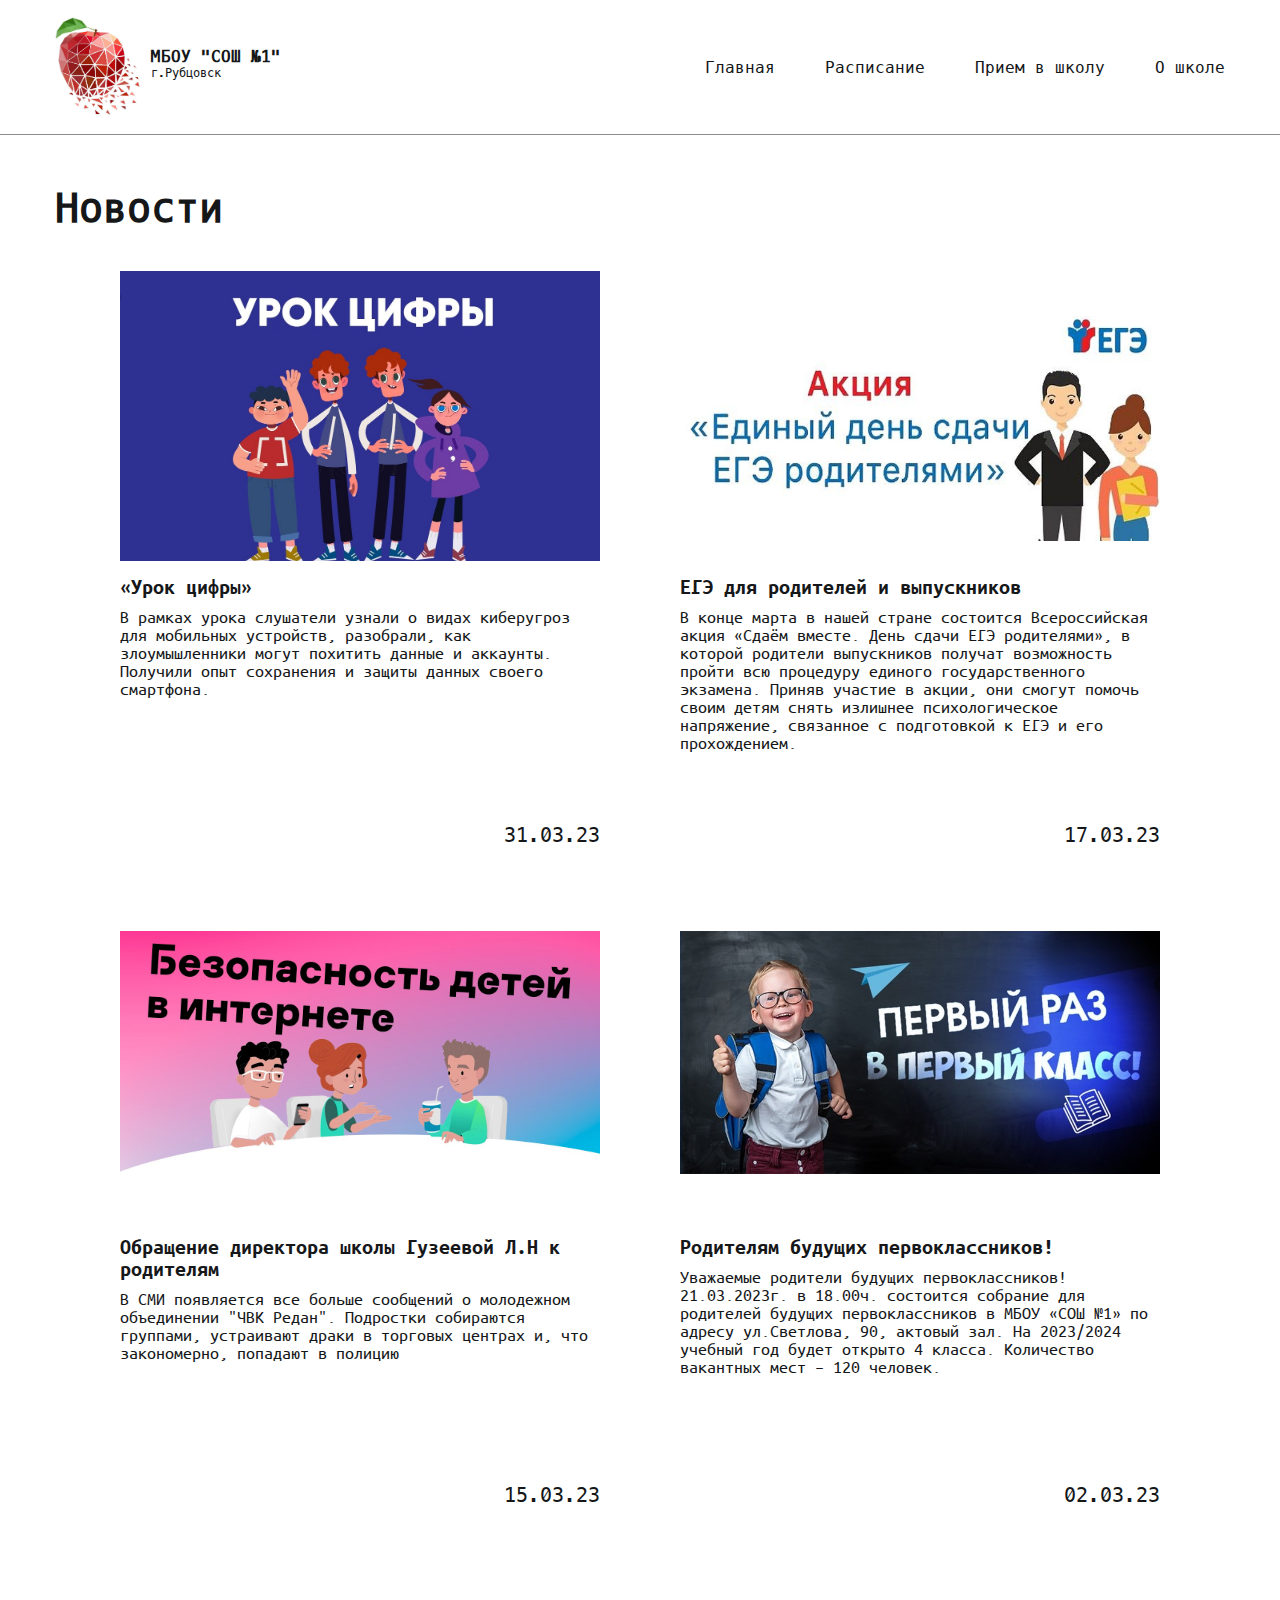
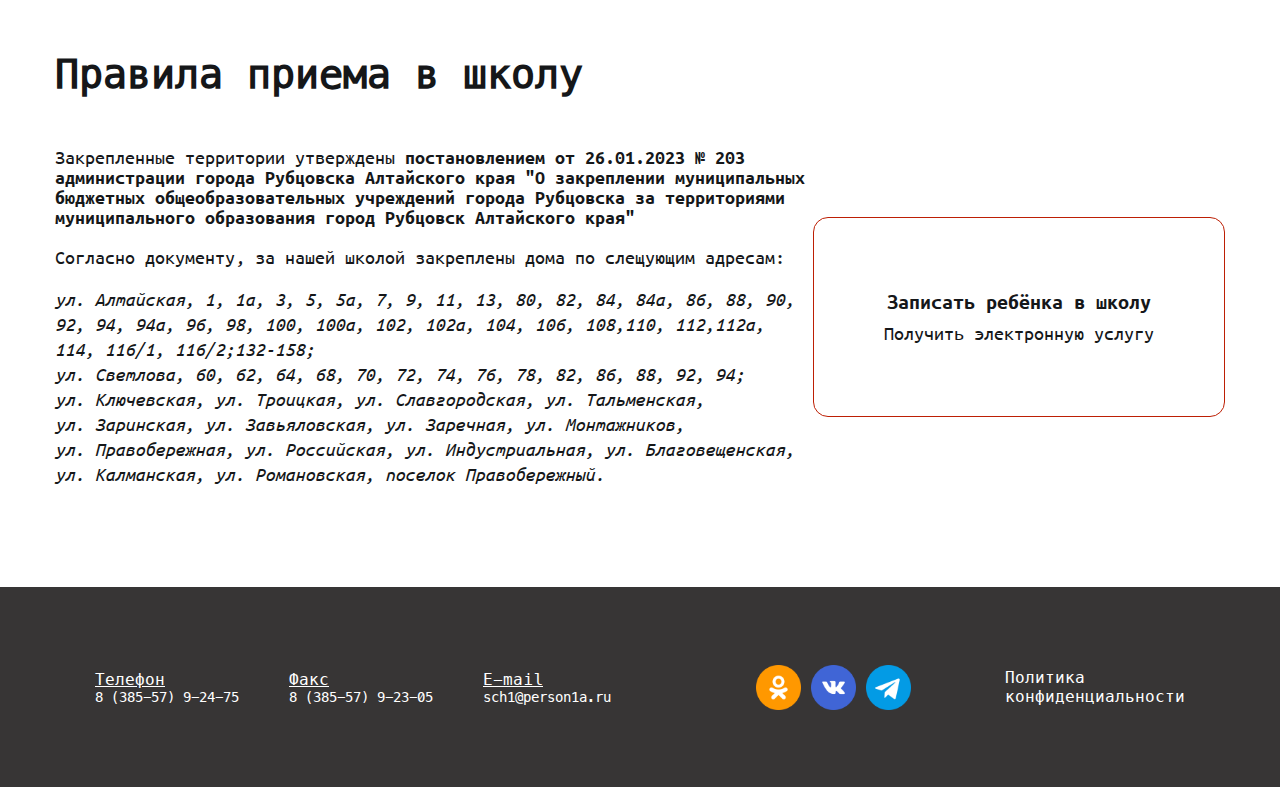
<file: index.html>
<!DOCTYPE html>
<html lang="en">
<head>
  <meta charset="UTF-8">
  <meta http-equiv="X-UA-Compatible" content="IE=edge">
  <meta name="viewport" content="width=device-width">
  <title>Школа №1</title>
  <link rel="stylesheet" href="./css/fonts/UbuntuMono/stylesheet.css">
  <link rel="stylesheet" href="./css/fonts/font/stylesheet.css">
  <link rel="stylesheet" href="./css/style.css">
  <link rel="stylesheet" href="./css/reset.css">
  <link rel="stylesheet" href="./css/index-blocks/header.css">
  <link rel="stylesheet" href="./css/index-blocks/news-section.css">
  <link rel="stylesheet" href="./css/index-blocks/admission.css">
  <link rel="stylesheet" href="./css/index-blocks/footer.css">
</head>
<body>
<header class="header">
    <div class="container">
      <div class="header-row">
        <div class="logo"><a href="index.html"><img id="img-logo" src="./img/logo.jpg" alt="logo"></a>
          <div class="logo-text1"><strong> МБОУ "СОШ №1"</strong> <br> <div class="logo-text2"> г.Рубцовск</div></div>
        </div>
        <nav class="header-nav">
          <ul>
            <li><a href="index.html">Главная</a></li>
            <li><a href="timetable.html">Расписание</a></li>
            <li><a href="#admission">Прием в школу</a></li>
            <li><a href="about-school.html">О школе</a></li>
          </ul>
        </nav>
        <div class="burger-icon hidden">
          <img src="./img/burger.png" alt="burger-menu">
        </div>
      </div>
      <ul class="menu-box hidden">
        <li><a href="index.html">Главная</a></li>
        <li><a href="timetable.html">Расписание</a></li>
        <li><a href="#admission">Прием в школу</a></li>
        <li><a href="about-school.html">О школе</a></li>
      </ul>
    </div>
</header>
<main>
    <section class="news-section">
      <div class="container">
      <div class="news-head">
        <div class="head-text">Новости</div>  
      </div>
        <div class="news-row">
          <a class="news-block" href="./news/news(1).html">
            <div class="block-img-section"><img src="./img/news1.jpg" alt="news-image"></div>
            <div class="block-text-section">
              <h2>«Урок цифры»</h2>
              <p>
                В рамках урока слушатели узнали о видах киберугроз для мобильных устройств, разобрали, как злоумышленники могут похитить данные и аккаунты. Получили опыт сохранения и защиты данных своего смартфона.
              </p>
            </div>
            <div class="block-date-section">
              31.03.23
            </div>
          </a>
          <a class="news-block" href="news/news(2).html">
            <div class="block-img-section"><img src="./img/news2.jpg" alt="news-image"></div>
            <div class="block-text-section">
              <h2>ЕГЭ для родителей и выпускников</h2>
              <p>
              В конце марта в нашей стране состоится Всероссийская акция «Сдаём вместе. День сдачи ЕГЭ родителями», в которой родители выпускников получат возможность пройти всю процедуру единого государственного экзамена. Приняв участие в акции, они смогут помочь своим детям снять излишнее психологическое напряжение, связанное с подготовкой к ЕГЭ и его прохождением.
              </p>
            </div>
            <div class="block-date-section">
              17.03.23
            </div>
          </a>
        </div>
        <div class="news-row">
        <a class="news-block" href="news/news(3).html">
            <div class="block-img-section"><img src="./img/news3.jpg" alt="news-image"></div>
              <div class="block-text-section">
                <h2>Обращение директора школы Гузеевой Л.Н к родителям</h2>
                <p>
                  В СМИ появляется все больше сообщений о молодежном объединении "ЧВК Редан". Подростки собираются группами, устраивают драки в торговых центрах и, что закономерно, попадают в полицию
                </p>
              </div>
              <div class="block-date-section">
                15.03.23
              </div>
        </a>
          <a class="news-block" href="news/news(4).html">
            <div class="block-img-section"><img src="./img/news4.jpg" alt="news-image"></div>
            <div class="block-text-section">
              <h2>Родителям будущих первоклассников!</h2>
              <p>
              Уважаемые родители будущих первоклассников! 21.03.2023г. в 18.00ч. состоится собрание для родителей будущих первоклассников в МБОУ «СОШ №1» по адресу ул.Светлова, 90, актовый зал. На 2023/2024 учебный год будет открыто 4 класса. Количество вакантных мест – 120 человек.
              </p>
            </div>
            <div class="block-date-section">
              02.03.23
            </div>
          </a>
        </div>
      </div>
    </section>
    <section class="admission"> 
      <div class="container">
        <div class="adm-head">
          <a name="admission" class="head-text" >
             Правила приема в школу
          </a>
          </div>
          <div class="adm-block">
            <div class="adm-text">
              <p> Закрепленные территории утверждены <a href="https://shkola1rubczovsk-r22.gosweb.gosuslugi.ru/netcat_files/30/69/WhatsApp_Image_2023_03_06_at_16.13.39.jpeg" target="_blank" class="link"> постановлением от 26.01.2023 № 203 администрации города Рубцовска Алтайского края "О закреплении муниципальных бюджетных общеобразовательных учреждений города Рубцовска за территориями муниципального образования город Рубцовск Алтайского края"</a></p>
 
               <p>Согласно документу, за нашей школой закреплены дома по слещующим адресам: </p>
 
                 <p class="italic">ул. Алтайская,  1, 1а, 3, 5, 5а, 7, 9, 11, 13, 80, 82, 84, 84а, 86, 88, 90, 92, 94, 94а, 96, 98, 100, 100а, 102, 102а, 104, 106, 108,110, 112,112а, 114, 116/1, 116/2;132-158; <br>
                 ул. Светлова, 60, 62, 64, 68, 70, 72, 74, 76, 78, 82, 86, 88, 92, 94; <br>
                 ул. Ключевская, ул. Троицкая, ул. Славгородская, ул. Тальменская, <br>
                 ул. Заринская, ул. Завьяловская, ул. Заречная, ул. Монтажников, <br>
                 ул. Правобережная, ул. Российская, ул. Индустриальная, ул. Благовещенская, <br>
                 ул. Калманская, ул. Романовская, поселок Правобережный. </p>
             </div>
             <a class="adm-btn" target="_blank" href="https://www.gosuslugi.ru/group/school_enrollment">
              <div class="adm-btn-head">
                Записать ребёнка в школу
              </div>
              <div class="adm-btn-text">
                Получить электронную услугу
              </div>
            </a>
          </div>
      </div>
    </section>
</main>
<footer class="footer">
  <div class="container">
    <div class="footer-row">
      <div class="contact-info">
        <div class="office-number"> <p class="title"> Телефон </p>  8 (385-57) 9-24-75 </div>
        <div class="fax"> <p class="title"> Факс </p> 8 (385-57) 9-23-05</div>
        <div class="e-mail"> <p class="title"> E-mail </p>  sch1@person1a.ru</div>
      </div>
      <div class="social-media">
        <div class="odnoklassniki"> <a href="https://ok.ru/group/70000002276339" target="_blank"><img src="./img/odnokl.png" alt="#"></a></div>
        <div class="vkontakte"><a href="https://vk.com/mbousosh_1_rub" target="_blank"><img src="./img/vk.png" alt="#"></a></div>
        <div class="telegram"><a href="https://t.me/+yHm9F556-Zs1YjRi" target="_blank"><img src="./img/tg.png" alt="#"></a></div>
      </div>
      <div class="privacy-policy"><a href="privacy-policy.html">Политика <br> конфиденциальности</a></div>
    </div>
  </div>

</footer>
<script src="./js/header/header.js"></script>
</body>
</html>
</file>
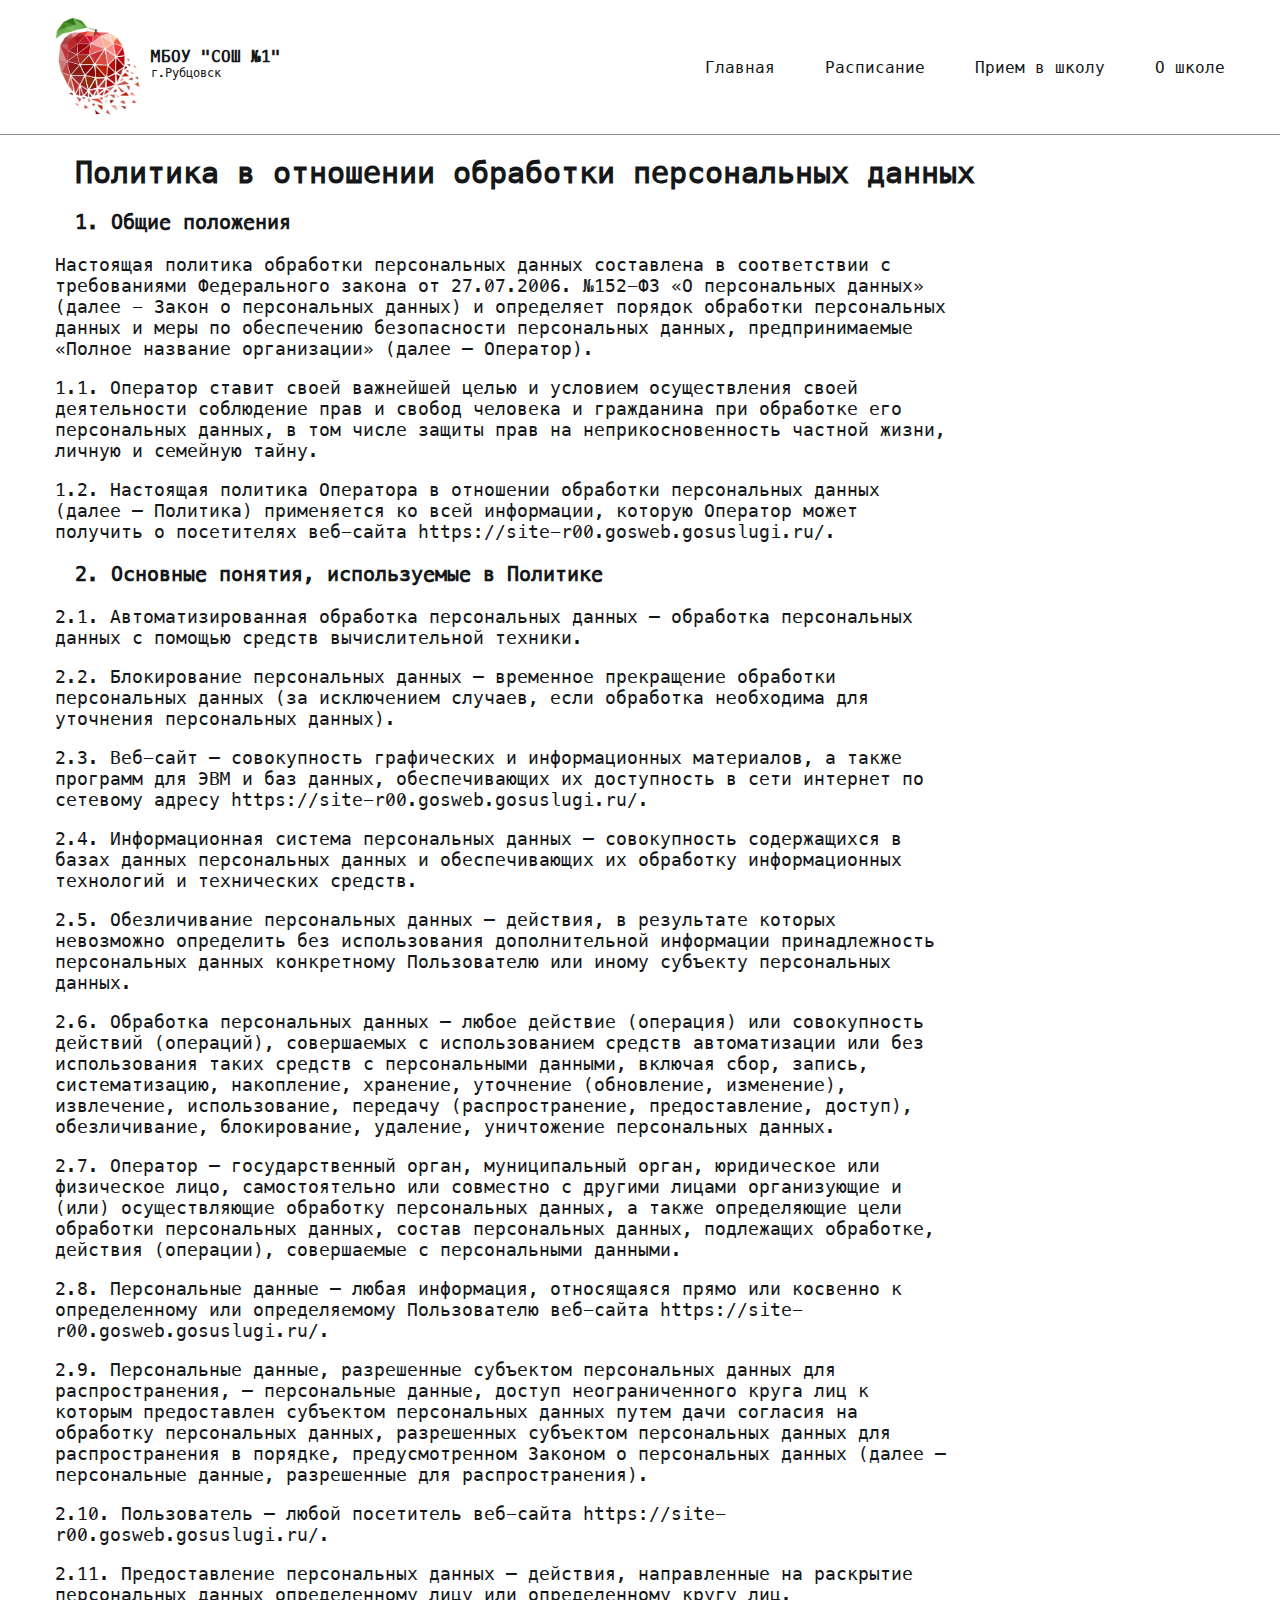
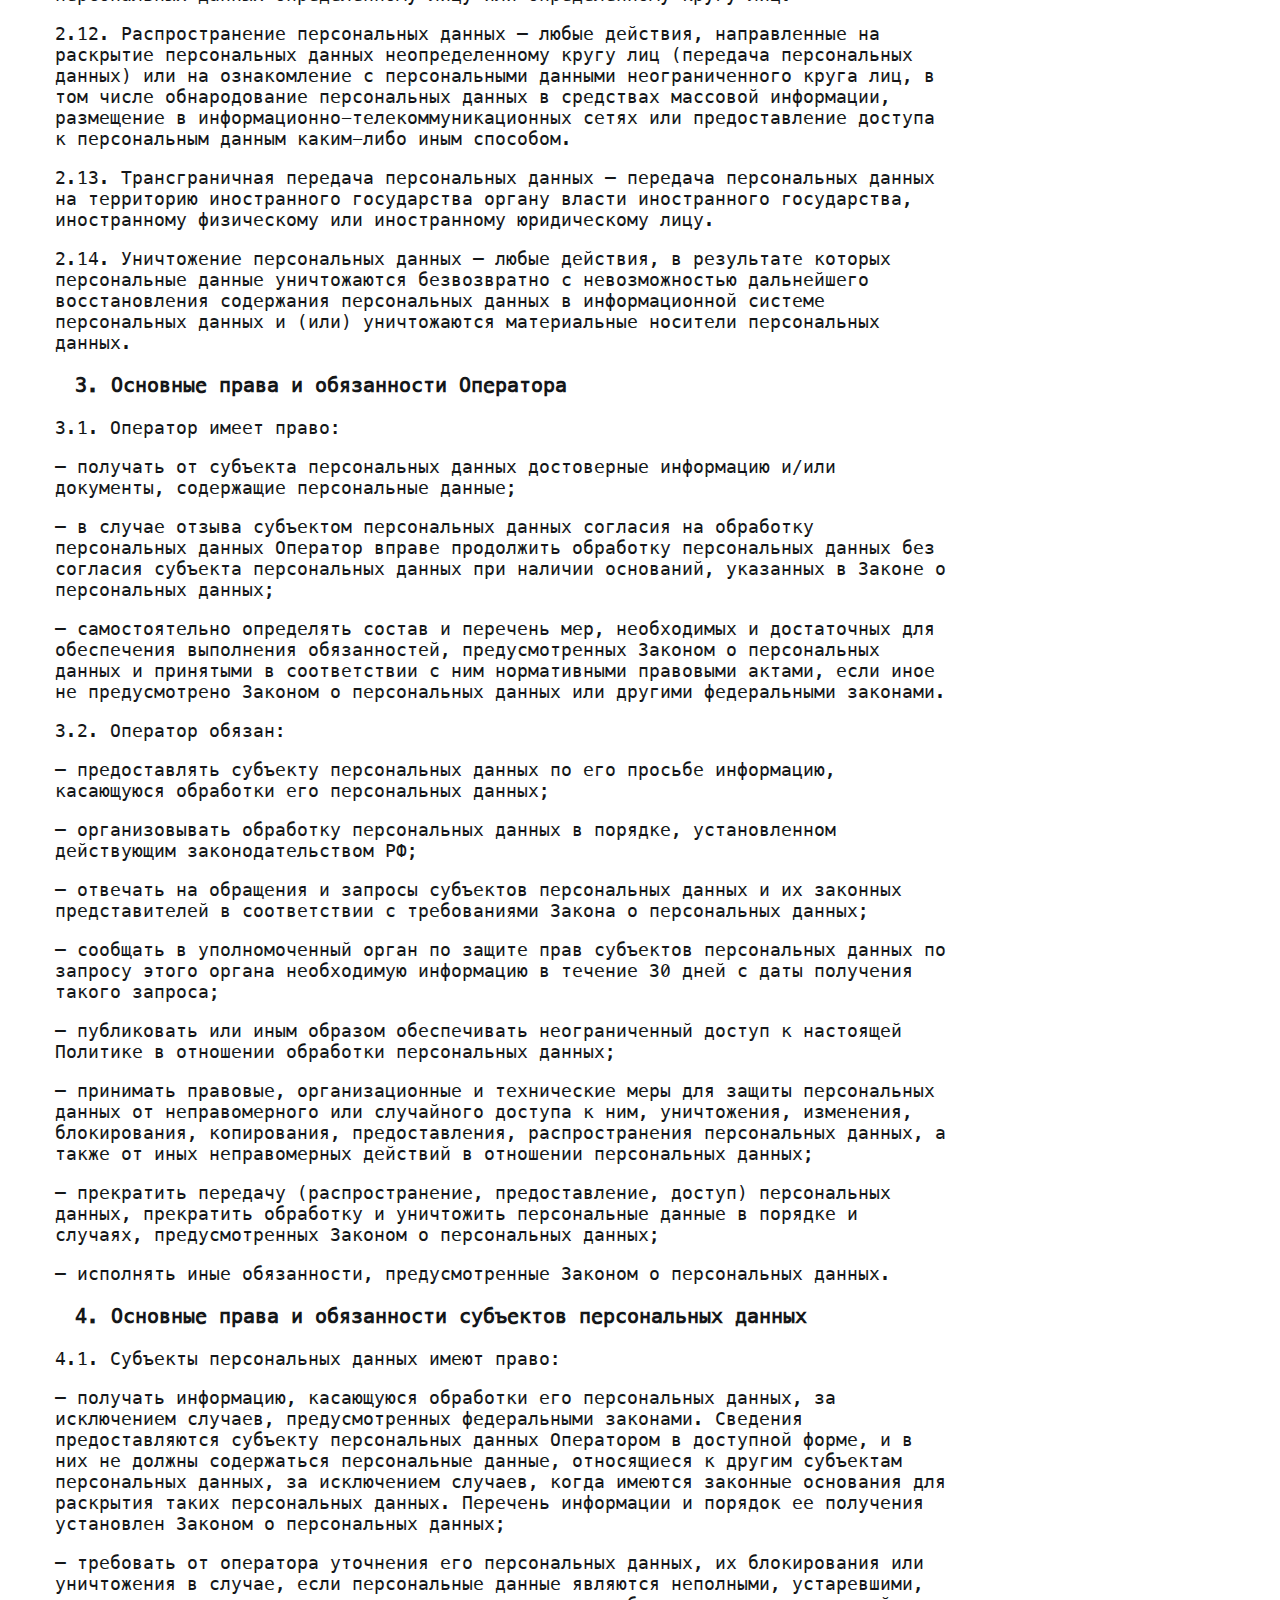
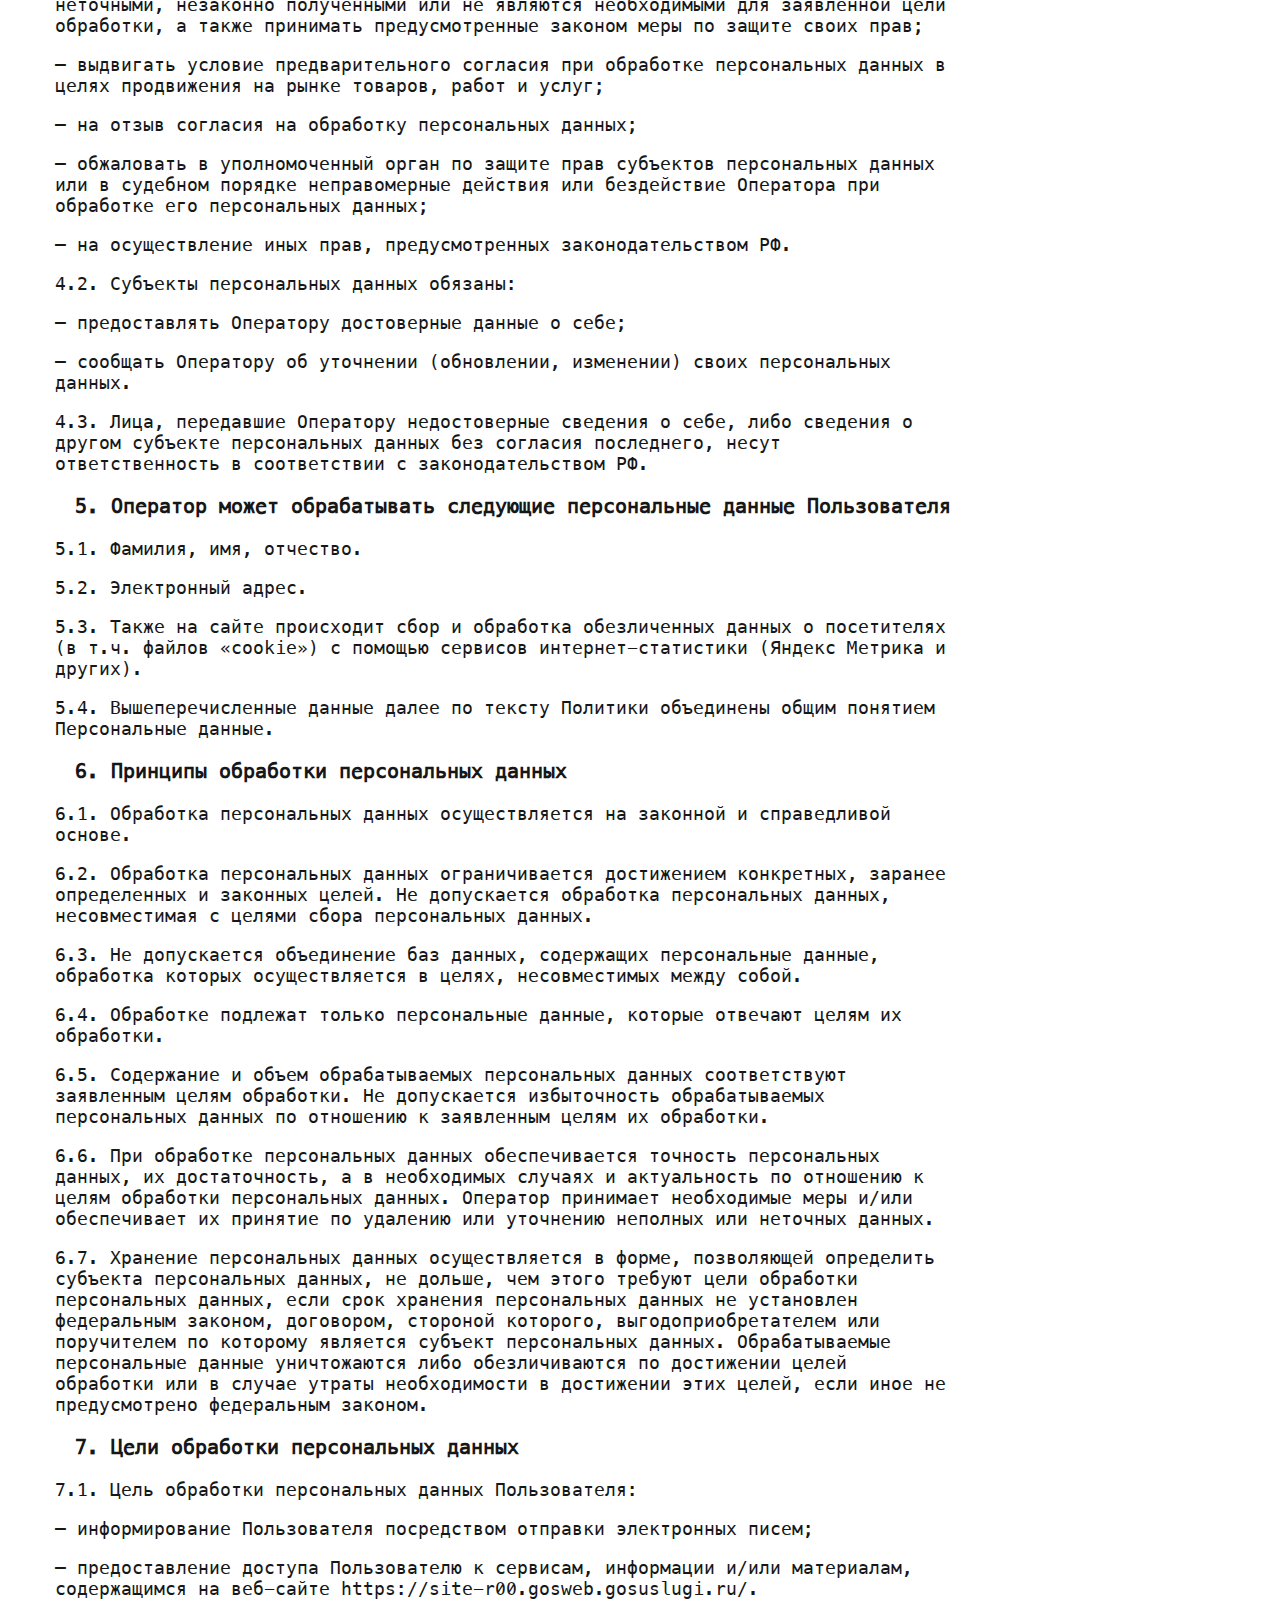
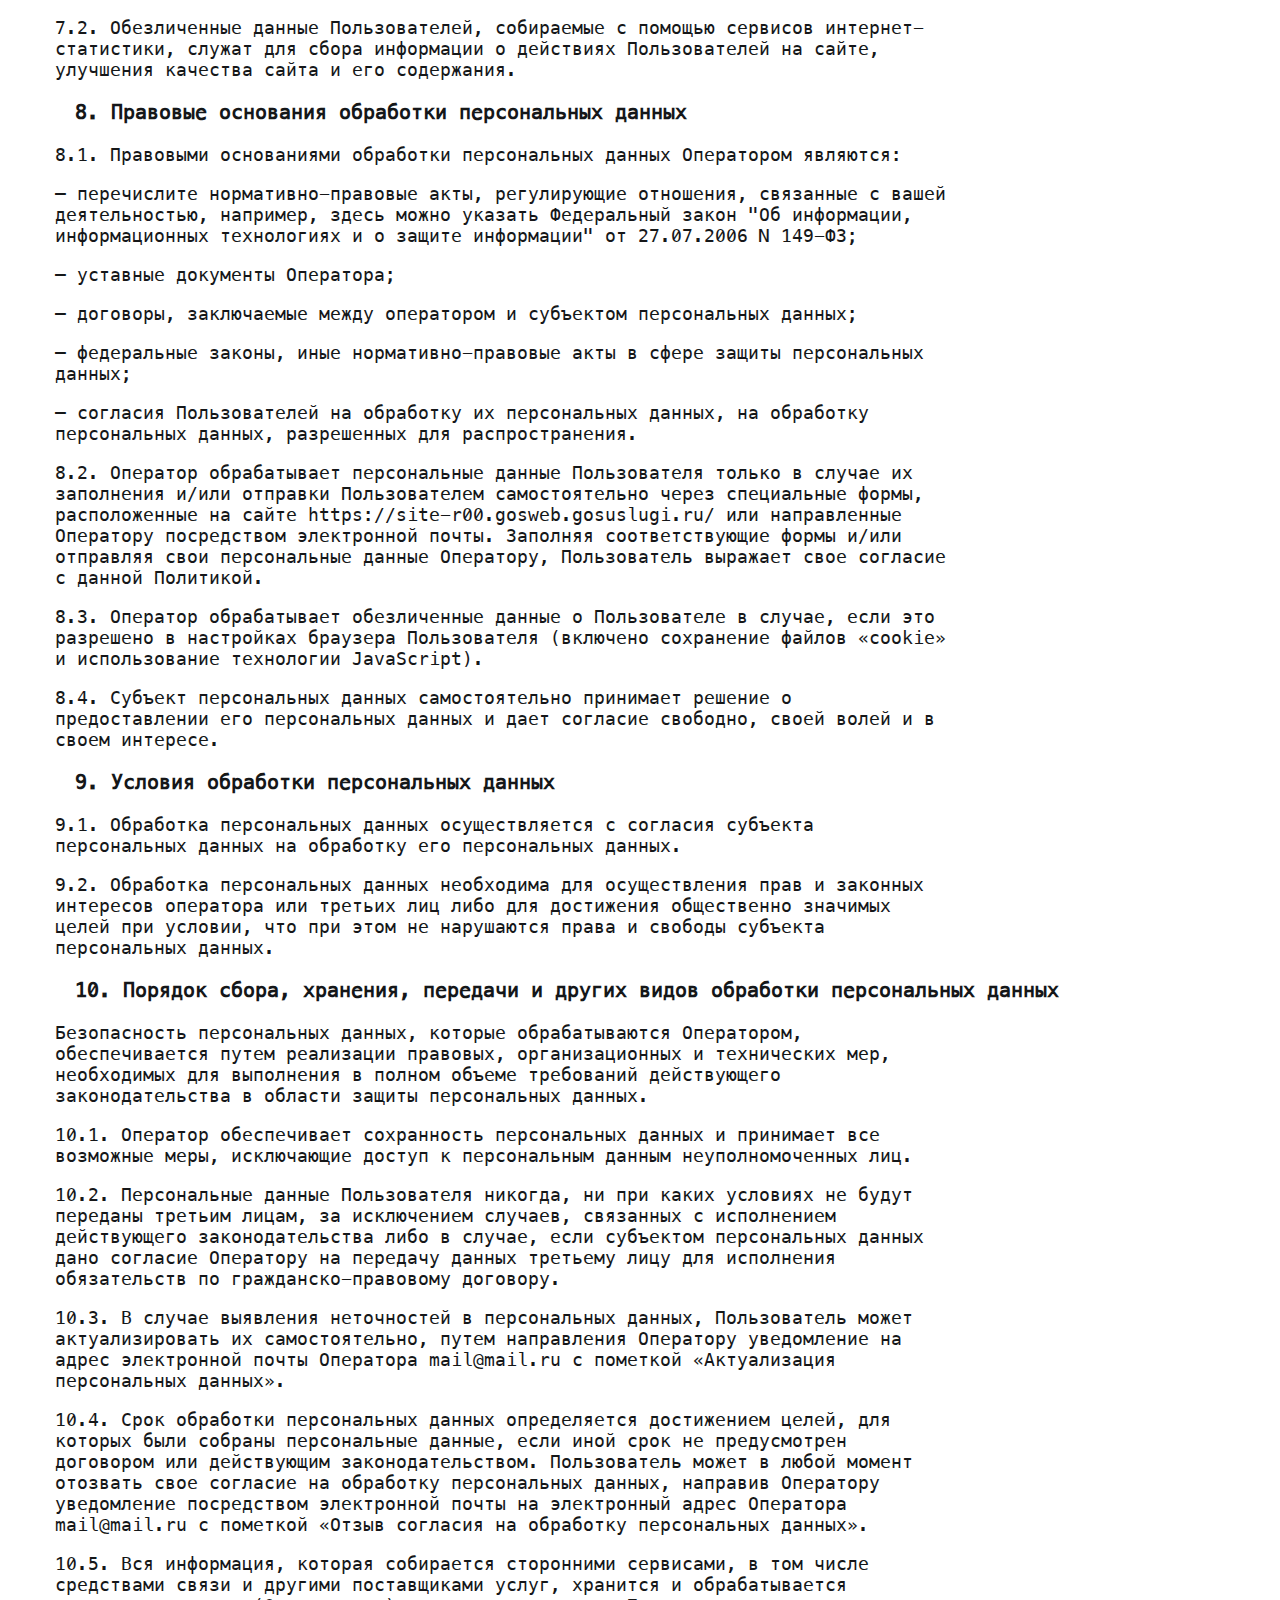
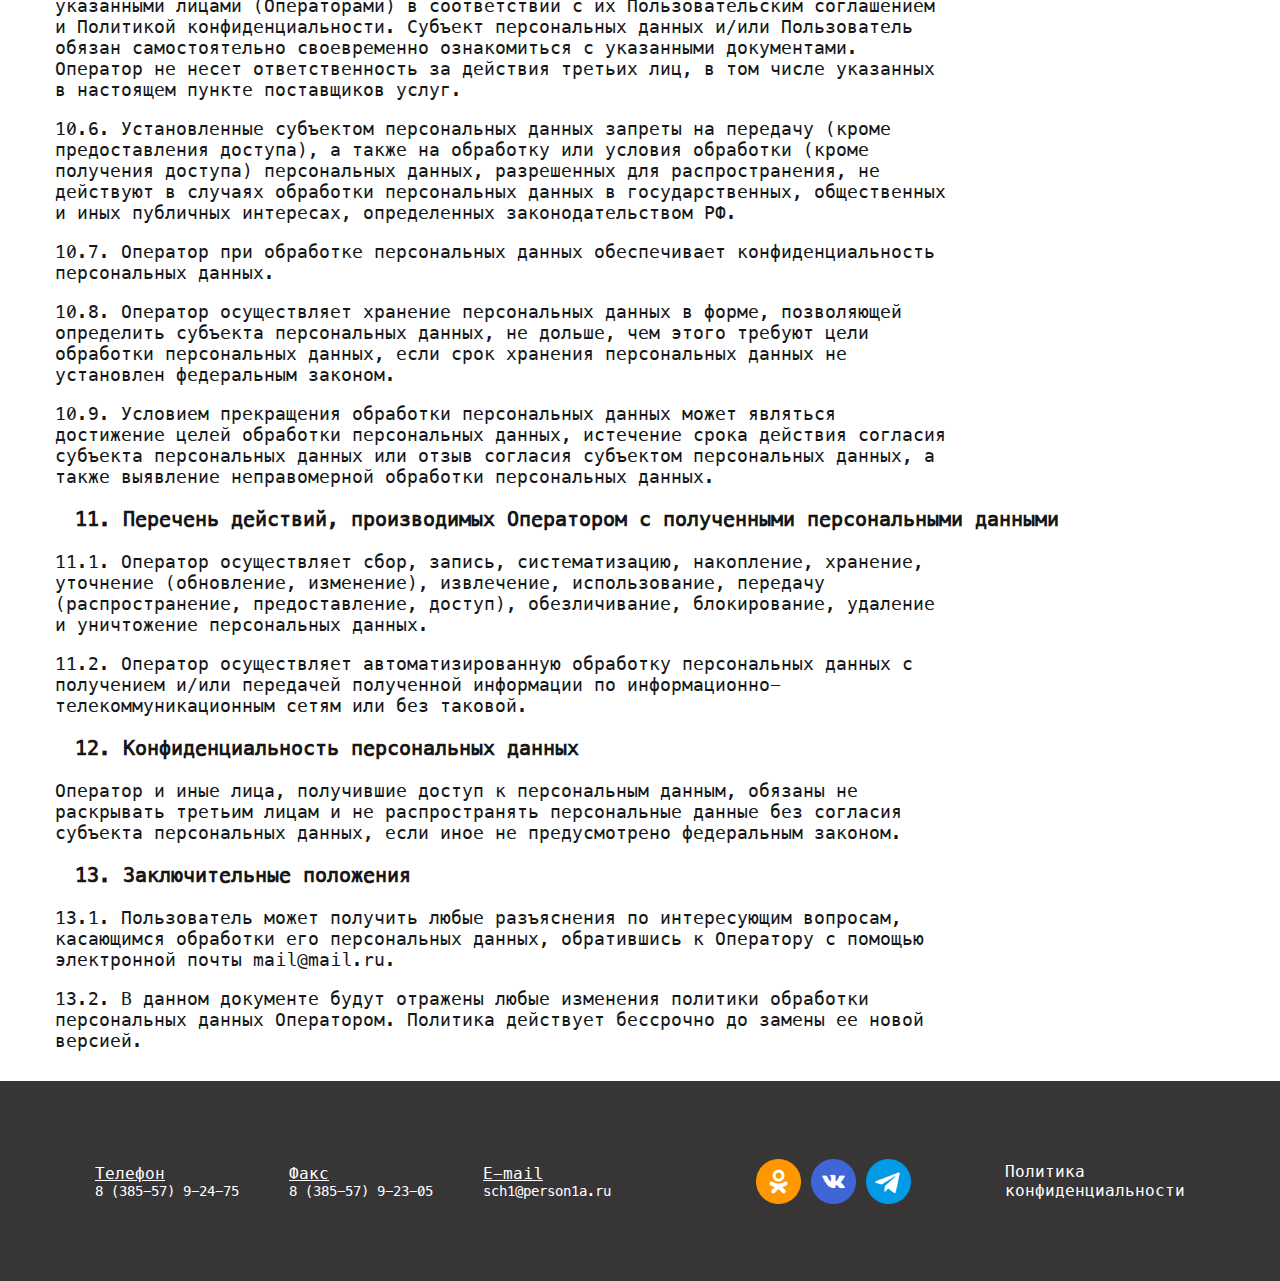
<file: privacy-policy.html>
<!DOCTYPE html>
<html lang="ru">
<head>
    <meta charset="UTF-8">
    <meta http-equiv="X-UA-Compatible" content="IE=edge">
    <meta name="viewport" content="width=device-width, initial-scale=1.0">
    <title>Политика конфиденциальности</title>
    <link rel="stylesheet" href="./css/fonts/font/stylesheet.css">
    <link rel="stylesheet" href="./css/fonts/UbuntuMono/stylesheet.css">
    <link rel="stylesheet" href="./css/style.css">
    <link rel="stylesheet" href="./css/reset.css">
    <link rel="stylesheet" href="./css/index-blocks/header.css">
    <link rel="stylesheet" href="./css/index-blocks/footer.css">
    <link rel="stylesheet" href="./css/privacy-policy/privacy-policy.css">
    
</head>
<body>
  <header class="header">
    <div class="container">
      <div class="header-row">
        <div class="logo"><a href="index.html"><img id="img-logo" src="./img/logo.jpg" alt="logo"></a>
          <div class="logo-text1"><strong> МБОУ "СОШ №1"</strong> <br> <div class="logo-text2"> г.Рубцовск</div></div>
        </div>
        <nav class="header-nav">
          <ul>
            <li><a href="index.html">Главная</a></li>
            <li><a href="timetable.html">Расписание</a></li>
            <li><a href="./index.html#admission">Прием в школу</a></li>
            <li><a href="about-school.html">О школе</a></li>
          </ul>
        </nav>
        <div class="burger-icon hidden">
          <img src="./img/burger.png" alt="burger-menu">
        </div>
      </div>
      <ul class="menu-box hidden">
        <li><a href="index.html">Главная</a></li>
        <li><a href="timetable.html">Расписание</a></li>
        <li><a href="./index.html#admission">Прием в школу</a></li>
        <li><a href="about-school.html">О школе</a></li>
      </ul>
    </div>
</header>
<main>
  <div class="main-section">
    <div class="container">
      <h1>Политика в отношении обработки персональных данных</h1>

<h2> 1. Общие положения </h2>

<p>
Настоящая политика обработки персональных данных составлена в соответствии с требованиями Федерального закона от 27.07.2006. №152-ФЗ «О персональных данных» (далее - Закон о персональных данных) и определяет порядок обработки персональных данных и меры по обеспечению безопасности персональных данных, предпринимаемые «Полное название организации» (далее – Оператор).
</p>

<p>
1.1. Оператор ставит своей важнейшей целью и условием осуществления своей деятельности соблюдение прав и свобод человека и гражданина при обработке его персональных данных, в том числе защиты прав на неприкосновенность частной жизни, личную и семейную тайну.
</p>

<p>
1.2. Настоящая политика Оператора в отношении обработки персональных данных (далее – Политика) применяется ко всей информации, которую Оператор может получить о посетителях веб-сайта https://site-r00.gosweb.gosuslugi.ru/.
</p>

<h2> 2. Основные понятия, используемые в Политике </h2>

<p>
2.1. Автоматизированная обработка персональных данных – обработка персональных данных с помощью средств вычислительной техники.
</p>

<p>
2.2. Блокирование персональных данных – временное прекращение обработки персональных данных (за исключением случаев, если обработка необходима для уточнения персональных данных).
</p>

<p>
2.3. Веб-сайт – совокупность графических и информационных материалов, а также программ для ЭВМ и баз данных, обеспечивающих их доступность в сети интернет по сетевому адресу https://site-r00.gosweb.gosuslugi.ru/.
</p>

<p>
2.4. Информационная система персональных данных — совокупность содержащихся в базах данных персональных данных и обеспечивающих их обработку информационных технологий и технических средств.
</p>

<p>
2.5. Обезличивание персональных данных — действия, в результате которых невозможно определить без использования дополнительной информации принадлежность персональных данных конкретному Пользователю или иному субъекту персональных данных.
</p>

<p>
2.6. Обработка персональных данных – любое действие (операция) или совокупность действий (операций), совершаемых с использованием средств автоматизации или без использования таких средств с персональными данными, включая сбор, запись, систематизацию, накопление, хранение, уточнение (обновление, изменение), извлечение, использование, передачу (распространение, предоставление, доступ), обезличивание, блокирование, удаление, уничтожение персональных данных.
</p>

<p>
2.7. Оператор – государственный орган, муниципальный орган, юридическое или физическое лицо, самостоятельно или совместно с другими лицами организующие и (или) осуществляющие обработку персональных данных, а также определяющие цели обработки персональных данных, состав персональных данных, подлежащих обработке, действия (операции), совершаемые с персональными данными.
</p>

<p>
2.8. Персональные данные – любая информация, относящаяся прямо или косвенно к определенному или определяемому Пользователю веб-сайта https://site-r00.gosweb.gosuslugi.ru/.
</p>

<p>
2.9. Персональные данные, разрешенные субъектом персональных данных для распространения, – персональные данные, доступ неограниченного круга лиц к которым предоставлен субъектом персональных данных путем дачи согласия на обработку персональных данных, разрешенных субъектом персональных данных для распространения в порядке, предусмотренном Законом о персональных данных (далее – персональные данные, разрешенные для распространения).
</p>

<p>
2.10. Пользователь – любой посетитель веб-сайта https://site-r00.gosweb.gosuslugi.ru/.
</p>

<p>
2.11. Предоставление персональных данных – действия, направленные на раскрытие персональных данных определенному лицу или определенному кругу лиц.
</p>

<p>
2.12. Распространение персональных данных – любые действия, направленные на раскрытие персональных данных неопределенному кругу лиц (передача персональных данных) или на ознакомление с персональными данными неограниченного круга лиц, в том числе обнародование персональных данных в средствах массовой информации, размещение в информационно-телекоммуникационных сетях или предоставление доступа к персональным данным каким-либо иным способом.
</p>

<p>
2.13. Трансграничная передача персональных данных – передача персональных данных на территорию иностранного государства органу власти иностранного государства, иностранному физическому или иностранному юридическому лицу.
</p>

<p>
2.14. Уничтожение персональных данных – любые действия, в результате которых персональные данные уничтожаются безвозвратно с невозможностью дальнейшего восстановления содержания персональных данных в информационной системе персональных данных и (или) уничтожаются материальные носители персональных данных.
</p>

<h2> 3. Основные права и обязанности Оператора </h2>

<p>
3.1. Оператор имеет право:
</p>

<p>
– получать от субъекта персональных данных достоверные информацию и/или документы, содержащие персональные данные;
</p>

<p>
– в случае отзыва субъектом персональных данных согласия на обработку персональных данных Оператор вправе продолжить обработку персональных данных без согласия субъекта персональных данных при наличии оснований, указанных в Законе о персональных данных;
</p>

<p>
– самостоятельно определять состав и перечень мер, необходимых и достаточных для обеспечения выполнения обязанностей, предусмотренных Законом о персональных данных и принятыми в соответствии с ним нормативными правовыми актами, если иное не предусмотрено Законом о персональных данных или другими федеральными законами.
</p>

<p>
3.2. Оператор обязан:
</p>

<p>
– предоставлять субъекту персональных данных по его просьбе информацию, касающуюся обработки его персональных данных;
</p>

<p>
– организовывать обработку персональных данных в порядке, установленном действующим законодательством РФ;
</p>

<p>
– отвечать на обращения и запросы субъектов персональных данных и их законных представителей в соответствии с требованиями Закона о персональных данных;
</p>

<p>
– сообщать в уполномоченный орган по защите прав субъектов персональных данных по запросу этого органа необходимую информацию в течение 30 дней с даты получения такого запроса;
</p>

<p>
– публиковать или иным образом обеспечивать неограниченный доступ к настоящей Политике в отношении обработки персональных данных;
</p>

<p>
– принимать правовые, организационные и технические меры для защиты персональных данных от неправомерного или случайного доступа к ним, уничтожения, изменения, блокирования, копирования, предоставления, распространения персональных данных, а также от иных неправомерных действий в отношении персональных данных;
</p>

<p>
– прекратить передачу (распространение, предоставление, доступ) персональных данных, прекратить обработку и уничтожить персональные данные в порядке и случаях, предусмотренных Законом о персональных данных;
</p>

<p>
– исполнять иные обязанности, предусмотренные Законом о персональных данных.
</p>

<h2> 4. Основные права и обязанности субъектов персональных данных </h2>

<p>
4.1. Субъекты персональных данных имеют право:
</p>

<p>
– получать информацию, касающуюся обработки его персональных данных, за исключением случаев, предусмотренных федеральными законами. Сведения предоставляются субъекту персональных данных Оператором в доступной форме, и в них не должны содержаться персональные данные, относящиеся к другим субъектам персональных данных, за исключением случаев, когда имеются законные основания для раскрытия таких персональных данных. Перечень информации и порядок ее получения установлен Законом о персональных данных;
</p>

<p>
– требовать от оператора уточнения его персональных данных, их блокирования или уничтожения в случае, если персональные данные являются неполными, устаревшими, неточными, незаконно полученными или не являются необходимыми для заявленной цели обработки, а также принимать предусмотренные законом меры по защите своих прав;
</p>

<p>
– выдвигать условие предварительного согласия при обработке персональных данных в целях продвижения на рынке товаров, работ и услуг;
</p>

<p>
– на отзыв согласия на обработку персональных данных;
</p>

<p>
– обжаловать в уполномоченный орган по защите прав субъектов персональных данных или в судебном порядке неправомерные действия или бездействие Оператора при обработке его персональных данных;
</p>

<p>
– на осуществление иных прав, предусмотренных законодательством РФ.
</p>

<p>
4.2. Субъекты персональных данных обязаны:
</p>

<p>
– предоставлять Оператору достоверные данные о себе;
</p>

<p>
– сообщать Оператору об уточнении (обновлении, изменении) своих персональных данных.
</p>

<p>
4.3. Лица, передавшие Оператору недостоверные сведения о себе, либо сведения о другом субъекте персональных данных без согласия последнего, несут ответственность в соответствии с законодательством РФ.
</p>

<h2> 5. Оператор может обрабатывать следующие персональные данные Пользователя </h2>

<p>
5.1. Фамилия, имя, отчество.
</p>

<p>
5.2. Электронный адрес.
</p>

<p>
5.3. Также на сайте происходит сбор и обработка обезличенных данных о посетителях (в т.ч. файлов «cookie») с помощью сервисов интернет-статистики (Яндекс Метрика и других).
</p>

<p>
5.4. Вышеперечисленные данные далее по тексту Политики объединены общим понятием Персональные данные.
</p>

<h2> 6. Принципы обработки персональных данных </h2>

<p>
6.1. Обработка персональных данных осуществляется на законной и справедливой основе.
</p>

<p>
6.2. Обработка персональных данных ограничивается достижением конкретных, заранее определенных и законных целей. Не допускается обработка персональных данных, несовместимая с целями сбора персональных данных.
</p>

<p>
6.3. Не допускается объединение баз данных, содержащих персональные данные, обработка которых осуществляется в целях, несовместимых между собой.
</p>

<p>
6.4. Обработке подлежат только персональные данные, которые отвечают целям их обработки.
</p>

<p>
6.5. Содержание и объем обрабатываемых персональных данных соответствуют заявленным целям обработки. Не допускается избыточность обрабатываемых персональных данных по отношению к заявленным целям их обработки.
</p>

<p>
6.6. При обработке персональных данных обеспечивается точность персональных данных, их достаточность, а в необходимых случаях и актуальность по отношению к целям обработки персональных данных. Оператор принимает необходимые меры и/или обеспечивает их принятие по удалению или уточнению неполных или неточных данных.
</p>

<p>
6.7. Хранение персональных данных осуществляется в форме, позволяющей определить субъекта персональных данных, не дольше, чем этого требуют цели обработки персональных данных, если срок хранения персональных данных не установлен федеральным законом, договором, стороной которого, выгодоприобретателем или поручителем по которому является субъект персональных данных. Обрабатываемые персональные данные уничтожаются либо обезличиваются по достижении целей обработки или в случае утраты необходимости в достижении этих целей, если иное не предусмотрено федеральным законом.
</p>

<h2> 7. Цели обработки персональных данных </h2>

<p>
7.1. Цель обработки персональных данных Пользователя:
</p>

<p>
– информирование Пользователя посредством отправки электронных писем;
</p>

<p>
– предоставление доступа Пользователю к сервисам, информации и/или материалам, содержащимся на веб-сайте https://site-r00.gosweb.gosuslugi.ru/.
</p>

<p>
7.2. Обезличенные данные Пользователей, собираемые с помощью сервисов интернет-статистики, служат для сбора информации о действиях Пользователей на сайте, улучшения качества сайта и его содержания.
</p>

<h2> 8. Правовые основания обработки персональных данных </h2>

<p>
8.1. Правовыми основаниями обработки персональных данных Оператором являются:
</p>

<p>
– перечислите нормативно-правовые акты, регулирующие отношения, связанные с вашей деятельностью, например, здесь можно указать Федеральный закон "Об информации, информационных технологиях и о защите информации" от 27.07.2006 N 149-ФЗ;
</p>

<p>
– уставные документы Оператора;
</p>

<p>
– договоры, заключаемые между оператором и субъектом персональных данных;
</p>

<p>
– федеральные законы, иные нормативно-правовые акты в сфере защиты персональных данных;
</p>

<p>
– согласия Пользователей на обработку их персональных данных, на обработку персональных данных, разрешенных для распространения.
</p>

<p>
8.2. Оператор обрабатывает персональные данные Пользователя только в случае их заполнения и/или отправки Пользователем самостоятельно через специальные формы, расположенные на сайте https://site-r00.gosweb.gosuslugi.ru/ или направленные Оператору посредством электронной почты. Заполняя соответствующие формы и/или отправляя свои персональные данные Оператору, Пользователь выражает свое согласие с данной Политикой.
</p>

<p>
8.3. Оператор обрабатывает обезличенные данные о Пользователе в случае, если это разрешено в настройках браузера Пользователя (включено сохранение файлов «cookie» и использование технологии JavaScript).
</p>

<p>
8.4. Субъект персональных данных самостоятельно принимает решение о предоставлении его персональных данных и дает согласие свободно, своей волей и в своем интересе.
</p>

<h2> 9. Условия обработки персональных данных </h2>

<p>
9.1. Обработка персональных данных осуществляется с согласия субъекта персональных данных на обработку его персональных данных.
</p>

<p>
9.2. Обработка персональных данных необходима для осуществления прав и законных интересов оператора или третьих лиц либо для достижения общественно значимых целей при условии, что при этом не нарушаются права и свободы субъекта персональных данных.
</p>

<h2> 10. Порядок сбора, хранения, передачи и других видов обработки персональных данных </h2>

<p>
Безопасность персональных данных, которые обрабатываются Оператором, обеспечивается путем реализации правовых, организационных и технических мер, необходимых для выполнения в полном объеме требований действующего законодательства в области защиты персональных данных.
</p>

<p>
10.1. Оператор обеспечивает сохранность персональных данных и принимает все возможные меры, исключающие доступ к персональным данным неуполномоченных лиц.
</p>

<p>
10.2. Персональные данные Пользователя никогда, ни при каких условиях не будут переданы третьим лицам, за исключением случаев, связанных с исполнением действующего законодательства либо в случае, если субъектом персональных данных дано согласие Оператору на передачу данных третьему лицу для исполнения обязательств по гражданско-правовому договору.
</p>

<p>
10.3. В случае выявления неточностей в персональных данных, Пользователь может актуализировать их самостоятельно, путем направления Оператору уведомление на адрес электронной почты Оператора mail@mail.ru с пометкой «Актуализация персональных данных».
</p>

<p>
10.4. Срок обработки персональных данных определяется достижением целей, для которых были собраны персональные данные, если иной срок не предусмотрен договором или действующим законодательством.
Пользователь может в любой момент отозвать свое согласие на обработку персональных данных, направив Оператору уведомление посредством электронной почты на электронный адрес Оператора mail@mail.ru с пометкой «Отзыв согласия на обработку персональных данных».
</p>

<p>
10.5. Вся информация, которая собирается сторонними сервисами, в том числе средствами связи и другими поставщиками услуг, хранится и обрабатывается указанными лицами (Операторами) в соответствии с их Пользовательским соглашением и Политикой конфиденциальности. Субъект персональных данных и/или Пользователь обязан самостоятельно своевременно ознакомиться с указанными документами. Оператор не несет ответственность за действия третьих лиц, в том числе указанных в настоящем пункте поставщиков услуг.
</p>

<p>
10.6. Установленные субъектом персональных данных запреты на передачу (кроме предоставления доступа), а также на обработку или условия обработки (кроме получения доступа) персональных данных, разрешенных для распространения, не действуют в случаях обработки персональных данных в государственных, общественных и иных публичных интересах, определенных законодательством РФ.
</p>

<p>
10.7. Оператор при обработке персональных данных обеспечивает конфиденциальность персональных данных.
</p>

<p>
10.8. Оператор осуществляет хранение персональных данных в форме, позволяющей определить субъекта персональных данных, не дольше, чем этого требуют цели обработки персональных данных, если срок хранения персональных данных не установлен федеральным законом.
</p>

<p>
10.9. Условием прекращения обработки персональных данных может являться достижение целей обработки персональных данных, истечение срока действия согласия субъекта персональных данных или отзыв согласия субъектом персональных данных, а также выявление неправомерной обработки персональных данных.
</p>

<h2> 11. Перечень действий, производимых Оператором с полученными персональными данными </h2>

<p>
11.1. Оператор осуществляет сбор, запись, систематизацию, накопление, хранение, уточнение (обновление, изменение), извлечение, использование, передачу (распространение, предоставление, доступ), обезличивание, блокирование, удаление и уничтожение персональных данных.
</p>

<p>
11.2. Оператор осуществляет автоматизированную обработку персональных данных с получением и/или передачей полученной информации по информационно-телекоммуникационным сетям или без таковой.
</p>

<h2> 12. Конфиденциальность персональных данных </h2>

<p>
Оператор и иные лица, получившие доступ к персональным данным, обязаны не раскрывать третьим лицам и не распространять персональные данные без согласия субъекта персональных данных, если иное не предусмотрено федеральным законом.
</p>

<h2> 13. Заключительные положения </h2>

<p>
13.1. Пользователь может получить любые разъяснения по интересующим вопросам, касающимся обработки его персональных данных, обратившись к Оператору с помощью электронной почты mail@mail.ru.
</p>

<p>
13.2. В данном документе будут отражены любые изменения политики обработки персональных данных Оператором. Политика действует бессрочно до замены ее новой версией.
</p>

</div>
  </div>
</main>
<footer class="footer">
        <div class="container">
          <div class="footer-row">
            <div class="contact-info">
              <div class="office-number"> <p class="title"> Телефон </p>  8 (385-57) 9-24-75 </div>
              <div class="fax"> <p class="title"> Факс </p> 8 (385-57) 9-23-05</div>
              <div class="e-mail"> <p class="title"> E-mail </p>  sch1@person1a.ru</div>
            </div>
            <div class="social-media">
              <div class="odnoklassniki"> <a href="https://ok.ru/group/70000002276339" target="_blank"><img src="./img/odnokl.png" alt="#"></a></div>
              <div class="vkontakte"><a href="https://vk.com/mbousosh_1_rub" target="_blank"><img src="./img/vk.png" alt="#"></a></div>
              <div class="telegram"><a href="https://t.me/+yHm9F556-Zs1YjRi" target="_blank"><img src="./img/tg.png" alt="#"></a></div>
            </div>
            <div class="privacy-policy"><a href="#">Политика <br> конфиденциальности</a></div>
          </div>
        </div>
      
</footer>
<script src="./js/header/header.js"></script>
</body>
</html>
</file>
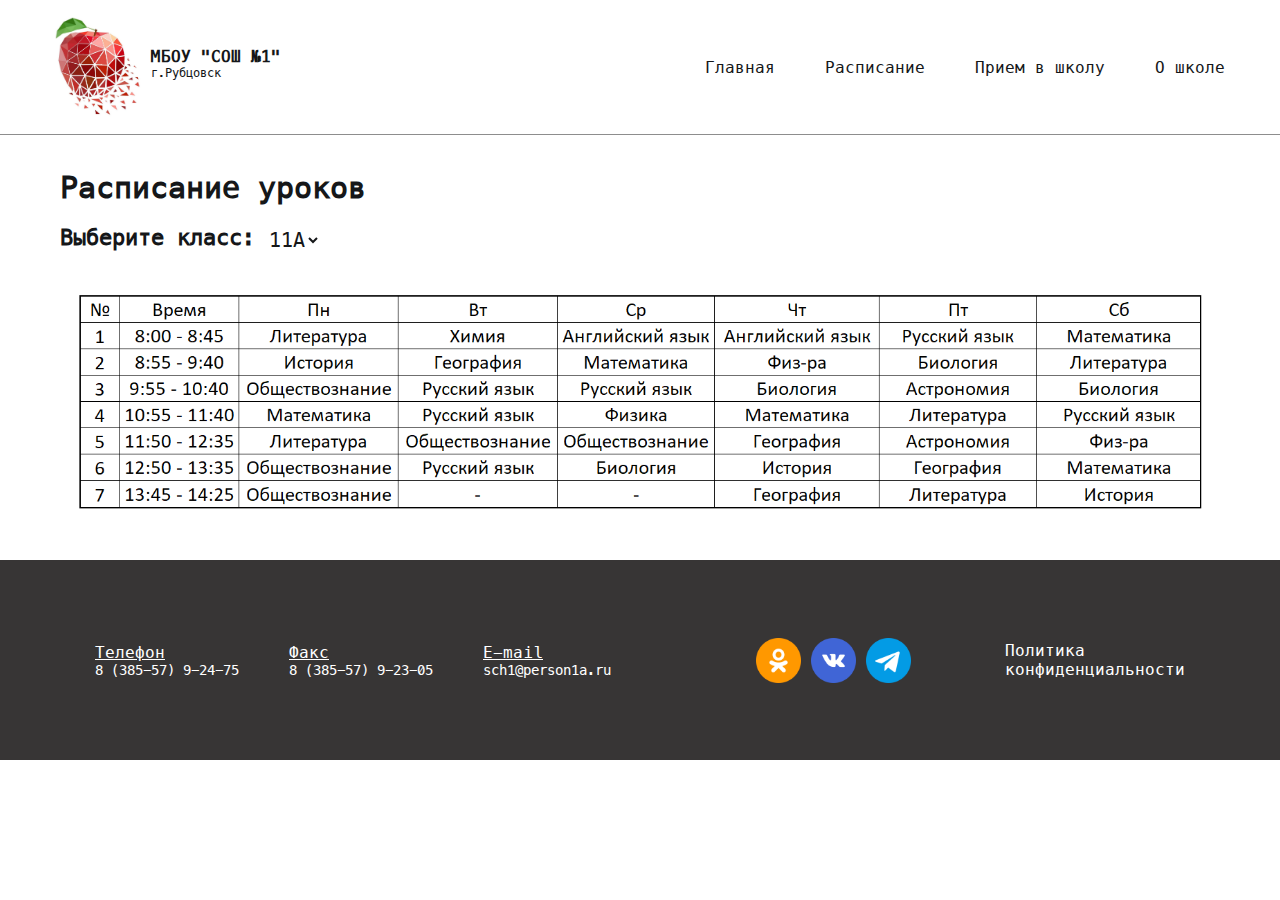
<file: timetable.html>
<!DOCTYPE html>
<html lang="en">
<head>
  <meta charset="UTF-8">
  <meta http-equiv="X-UA-Compatible" content="IE=edge">
  <meta name="viewport" content="width=device-width, initial-scale=1.0">
  <title>Школа №1</title>
  <link rel="stylesheet" href="./css/fonts/UbuntuMono/stylesheet.css">
  <link rel="stylesheet" href="./css/fonts/font/stylesheet.css">
  <link rel="stylesheet" href="./css/style.css">
  <link rel="stylesheet" href="./css/reset.css">
  <link rel="stylesheet" href="./css/index-blocks/header.css">
  <link rel="stylesheet" href="./css/index-blocks/footer.css">
  <link rel="stylesheet" href="./css/timetable/timetable.css">
</head>
<body>
    <header class="header">
        <div class="container">
          <div class="header-row">
            <div class="logo"><a href="index.html"><img id="img-logo" src="./img/logo.jpg" alt="logo"></a>
              <div class="logo-text1"><strong> МБОУ "СОШ №1"</strong> <br> <div class="logo-text2"> г.Рубцовск</div></div>
            </div>
            <nav class="header-nav">
              <ul>
                <li><a href="index.html">Главная</a></li>
                <li><a href="timetable.html">Расписание</a></li>
                <li><a href="./index.html#admission">Прием в школу</a></li>
                <li><a href="about-school.html">О школе</a></li>
              </ul>
            </nav>
            <div class="burger-icon hidden">
              <img src="./img/burger.png" alt="burger-menu">
            </div>
          </div>
          <ul class="menu-box hidden">
            <li><a href="index.html">Главная</a></li>
            <li><a href="timetable.html">Расписание</a></li>
            <li><a href="./index.html#admission">Прием в школу</a></li>
            <li><a href="about-school.html">О школе</a></li>
          </ul>
        </div>
    </header>
<main>
    <div class="container">
        <div class="timetable-wrapper">
          <div class="head"><h1> Расписание уроков</h1></div>
            <div class="group-select">
                <h2> Выберите класс: </h2>
                <select class="select">
                    <option value="11A">11А</option>
                    <option value="10B">10Б</option>
                    <option value="10A">10А</option>
                </select>
            </div>
            <div class="schedule">
                <div class="timetable active" id="11A"> 
                    <div class="image"><img src="./img/schedule(2).png" alt="11A"></div>
                </div>
                <div class="timetable" id="10B"> 
                    <div class="image"><img src="./img/schedule(3).png" alt="10B"></div>
                </div>
              <div class="timetable" id="10A"> 
                <div class="image"><img src="./img/schedule(4).png" alt="10A"></div>
              </div>
            </div>
        </div>
    </div>
</main>
<footer class="footer">
  <div class="container">
    <div class="footer-row">
      <div class="contact-info">
        <div class="office-number"> <p class="title"> Телефон </p>  8 (385-57) 9-24-75 </div>
        <div class="fax"> <p class="title"> Факс </p> 8 (385-57) 9-23-05</div>
        <div class="e-mail"> <p class="title"> E-mail </p>  sch1@person1a.ru</div>
      </div>
      <div class="social-media">
        <div class="odnoklassniki"> <a href="https://ok.ru/group/70000002276339" target="_blank"><img src="./img/odnokl.png" alt="#"></a></div>
        <div class="vkontakte"><a href="https://vk.com/mbousosh_1_rub" target="_blank"><img src="./img/vk.png" alt="#"></a></div>
        <div class="telegram"><a href="https://t.me/+yHm9F556-Zs1YjRi" target="_blank"><img src="./img/tg.png" alt="#"></a></div>
      </div>
      <div class="privacy-policy"><a href="privacy-policy.html">Политика <br> конфиденциальности</a></div>
    </div>
  </div>

</footer>
<script src="./js/timetable/timetable.js"></script>
<script src="./js/header/header.js"></script>
</body>
</html>
</file>
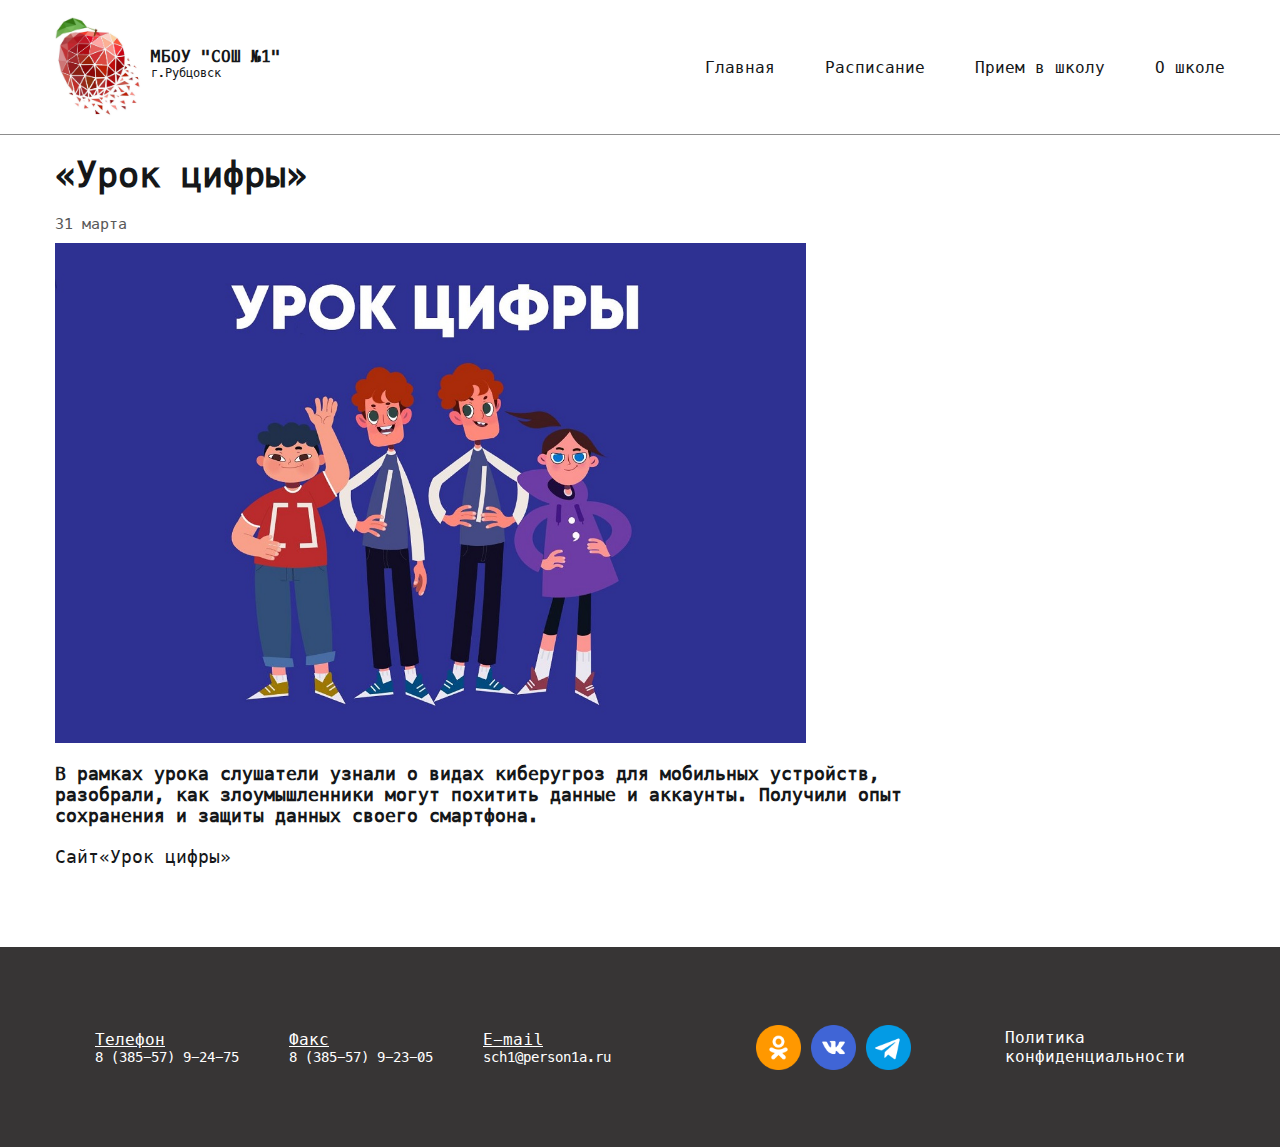
<file: news/news (1).html>
<!DOCTYPE html>
<html lang="en">
<head>
    <meta charset="UTF-8">
    <meta http-equiv="X-UA-Compatible" content="IE=edge">
    <meta name="viewport" content="width=device-width, initial-scale=1.0">
    <title>Урок цифры</title>
    <link rel="stylesheet" href="../css/fonts/UbuntuMono/stylesheet.css">
    <link rel="stylesheet" href="../css/fonts/font/stylesheet.css">
    <link rel="stylesheet" href="../css/style.css">
    <link rel="stylesheet" href="../css/reset.css">
    <link rel="stylesheet" href="../css/index-blocks/header.css">
    <link rel="stylesheet" href="../css/index-blocks/footer.css">
    <link rel="stylesheet" href="../css/news/news-page.css">
    
</head>
<body>
  <header class="header">
    <div class="container">
      <div class="header-row">
        <div class="logo"><a href="../index.html"><img id="img-logo" src="../img/logo.jpg" alt="logo"></a>
          <div class="logo-text1"><strong> МБОУ "СОШ №1"</strong> <br> <div class="logo-text2"> г.Рубцовск</div></div>
        </div>
        <nav class="header-nav">
          <ul>
            <li><a href="../index.html">Главная</a></li>
            <li><a href="../timetable.html">Расписание</a></li>
            <li><a href="../index.html#admission">Прием в школу</a></li>
            <li><a href="../about-school.html">О школе</a></li>
          </ul>
        </nav>
        <div class="burger-icon hidden">
          <img src="../img/burger.png" alt="burger-menu">
        </div>
      </div>
      <ul class="menu-box hidden">
        <li><a href="../index.html">Главная</a></li>
        <li><a href="../timetable.html">Расписание</a></li>
        <li><a href="../index.html#admission">Прием в школу</a></li>
        <li><a href="../about-school.html">О школе</a></li>
      </ul>
    </div>
</header>
<main>
  <div class="container">
    <div class="news-title">
      <div class="name">«Урок цифры»</div>
      <div class="date">31 марта</div>
    </div>
    <div class="main-information">
      <div class="image"><img class="news-image" src="../img/news1.jpg" alt="news-image"></div>
      <div class="beginning">
        <p>
          В рамках урока слушатели узнали о видах киберугроз для мобильных устройств, разобрали, как злоумышленники могут похитить данные и аккаунты. Получили опыт сохранения и защиты данных своего смартфона.
        </p>
      </div>
      <div class="news-text">
        <p>
          Сайт<a class="link" target="_blank" href="https://урокцифры.рф/lessons/mobile-threats">«Урок цифры»</a>
        </p>
      </div>
    </div>
  </div>
</main>
<footer class="footer">
        <div class="container">
          <div class="footer-row">
            <div class="contact-info">
              <div class="office-number"> <p class="title"> Телефон </p>  8 (385-57) 9-24-75 </div>
              <div class="fax"> <p class="title"> Факс </p> 8 (385-57) 9-23-05</div>
              <div class="e-mail"> <p class="title"> E-mail </p>  sch1@person1a.ru</div>
            </div>
            <div class="social-media">
              <div class="odnoklassniki"> <a href="https://ok.ru/group/70000002276339" target="_blank"><img src="../img/odnokl.png" alt="#"></a></div>
              <div class="vkontakte"><a href="https://vk.com/mbousosh_1_rub" target="_blank"><img src="../img/vk.png" alt="#"></a></div>
              <div class="telegram"><a href="https://t.me/+yHm9F556-Zs1YjRi" target="_blank"><img src="../img/tg.png" alt="#"></a></div>
            </div>
            <div class="privacy-policy"><a href="#">Политика <br> конфиденциальности</a></div>
          </div>
        </div>
      
</footer>
<script src="../js/header/header.js"></script>
</body>
</html>
</file>
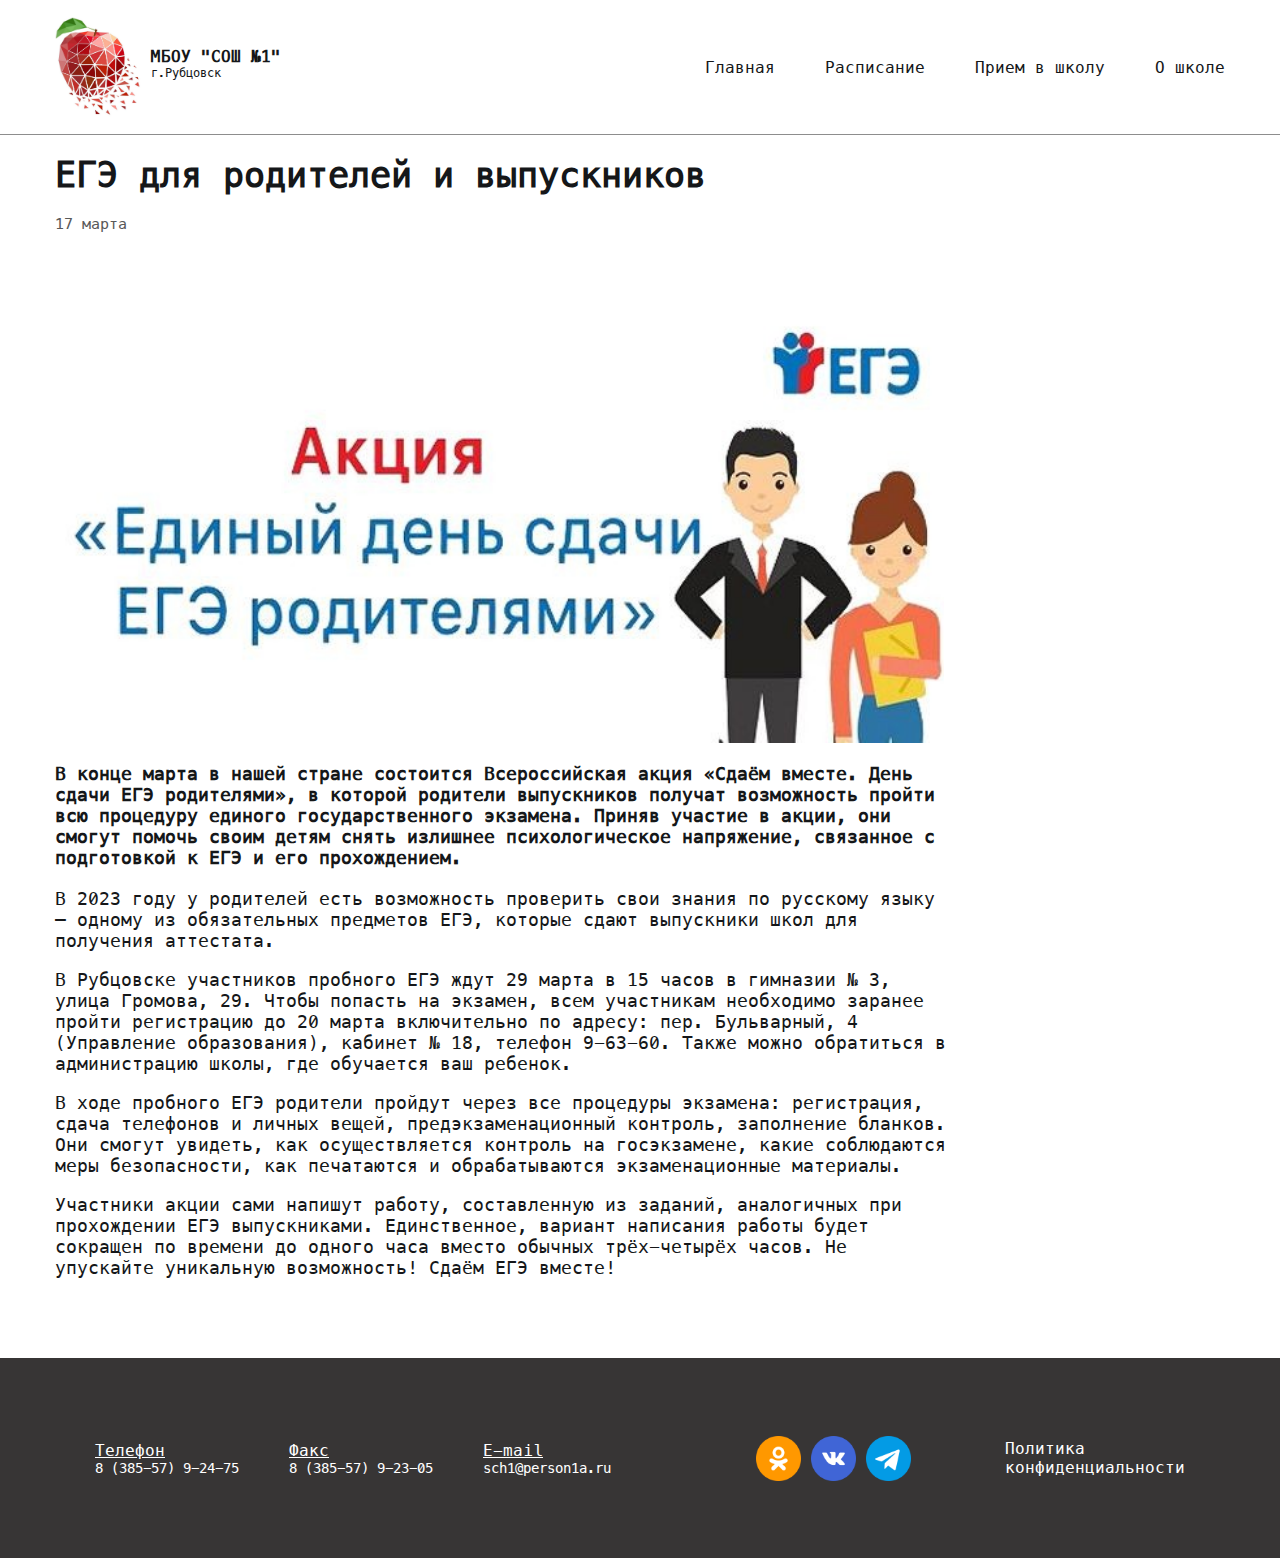
<file: news/news (2).html>
<!DOCTYPE html>
<html lang="ru">
<head>
    <meta charset="UTF-8">
    <meta http-equiv="X-UA-Compatible" content="IE=edge">
    <meta name="viewport" content="width=device-width, initial-scale=1.0">
    <title>Урок цифры</title>
    <link rel="stylesheet" href="../css/fonts/UbuntuMono/stylesheet.css">
    <link rel="stylesheet" href="../css/fonts/font/stylesheet.css">
    <link rel="stylesheet" href="../css/style.css">
    <link rel="stylesheet" href="../css/reset.css">
    <link rel="stylesheet" href="../css/index-blocks/header.css">
    <link rel="stylesheet" href="../css/index-blocks/footer.css">
    <link rel="stylesheet" href="../css/news/news-page.css">
    
</head>
<body>
  <header class="header">
    <div class="container">
      <div class="header-row">
        <div class="logo"><a href="../index.html"><img id="img-logo" src="../img/logo.jpg" alt="logo"></a>
          <div class="logo-text1"><strong> МБОУ "СОШ №1"</strong> <br> <div class="logo-text2"> г.Рубцовск</div></div>
        </div>
        <nav class="header-nav">
          <ul>
            <li><a href="../index.html">Главная</a></li>
            <li><a href="../timetable.html">Расписание</a></li>
            <li><a href="../index.html#admission">Прием в школу</a></li>
            <li><a href="../about-school.html">О школе</a></li>
          </ul>
        </nav>
        <div class="burger-icon hidden">
          <img src="../img/burger.png" alt="burger-menu">
        </div>
      </div>
      <ul class="menu-box hidden">
        <li><a href="../index.html">Главная</a></li>
        <li><a href="../timetable.html">Расписание</a></li>
        <li><a href="../index.html#admission">Прием в школу</a></li>
        <li><a href="../about-school.html">О школе</a></li>
      </ul>
    </div>
</header>
<main>
  <div class="container">
    <div class="news-title">
      <div class="name">ЕГЭ для родителей и выпускников</div>
      <div class="date">17 марта</div>
    </div>
    <div class="main-information">
      <div class="image"><img class="news-image" src="../img/news2.jpg" alt="news-image"></div>
      <div class="beginning">
        <p>
          В конце марта в нашей стране состоится Всероссийская акция «Сдаём вместе. День сдачи ЕГЭ родителями», в которой родители выпускников получат возможность пройти всю процедуру единого государственного экзамена. Приняв участие в акции, они смогут помочь своим детям снять излишнее психологическое напряжение, связанное с подготовкой к ЕГЭ и его прохождением.
      </div>
      <div class="news-text">
        <p>
          В 2023 году у родителей есть возможность проверить свои знания по русскому языку – одному из обязательных предметов ЕГЭ, которые сдают выпускники школ для получения аттестата.
        </p>

        <p>
          В Рубцовске участников пробного ЕГЭ ждут 29 марта в 15 часов в гимназии № 3, улица Громова, 29. Чтобы попасть на экзамен, всем участникам необходимо заранее пройти регистрацию до 20 марта включительно по адресу: пер. Бульварный, 4 (Управление образования), кабинет № 18, телефон 9-63-60. Также можно обратиться в администрацию школы, где обучается ваш ребенок.
        </p>

        <p>
          В ходе пробного ЕГЭ родители пройдут через все процедуры экзамена: регистрация, сдача телефонов и личных вещей, предэкзаменационный контроль, заполнение бланков. Они смогут увидеть, как осуществляется контроль на госэкзамене, какие соблюдаются меры безопасности, как печатаются и обрабатываются экзаменационные материалы.
        </p>

        <p>
          Участники акции сами напишут работу, составленную из заданий, аналогичных при прохождении ЕГЭ выпускниками. Единственное, вариант написания работы будет сокращен по времени до одного часа вместо обычных трёх-четырёх часов.
          Не упускайте уникальную возможность! Сдаём ЕГЭ вместе!
        </p>
        
      </div>
    </div>
  </div>
</main>
<footer class="footer">
        <div class="container">
          <div class="footer-row">
            <div class="contact-info">
              <div class="office-number"> <p class="title"> Телефон </p>  8 (385-57) 9-24-75 </div>
              <div class="fax"> <p class="title"> Факс </p> 8 (385-57) 9-23-05</div>
              <div class="e-mail"> <p class="title"> E-mail </p>  sch1@person1a.ru</div>
            </div>
            <div class="social-media">
              <div class="odnoklassniki"> <a href="https://ok.ru/group/70000002276339" target="_blank"><img src="../img/odnokl.png" alt="#"></a></div>
              <div class="vkontakte"><a href="https://vk.com/mbousosh_1_rub" target="_blank"><img src="../img/vk.png" alt="#"></a></div>
              <div class="telegram"><a href="https://t.me/+yHm9F556-Zs1YjRi" target="_blank"><img src="../img/tg.png" alt="#"></a></div>
            </div>
            <div class="privacy-policy"><a href="#">Политика <br> конфиденциальности</a></div>
          </div>
        </div>
      
</footer>
<script src="../js/header/header.js"></script>
</body>
</html>
</file>
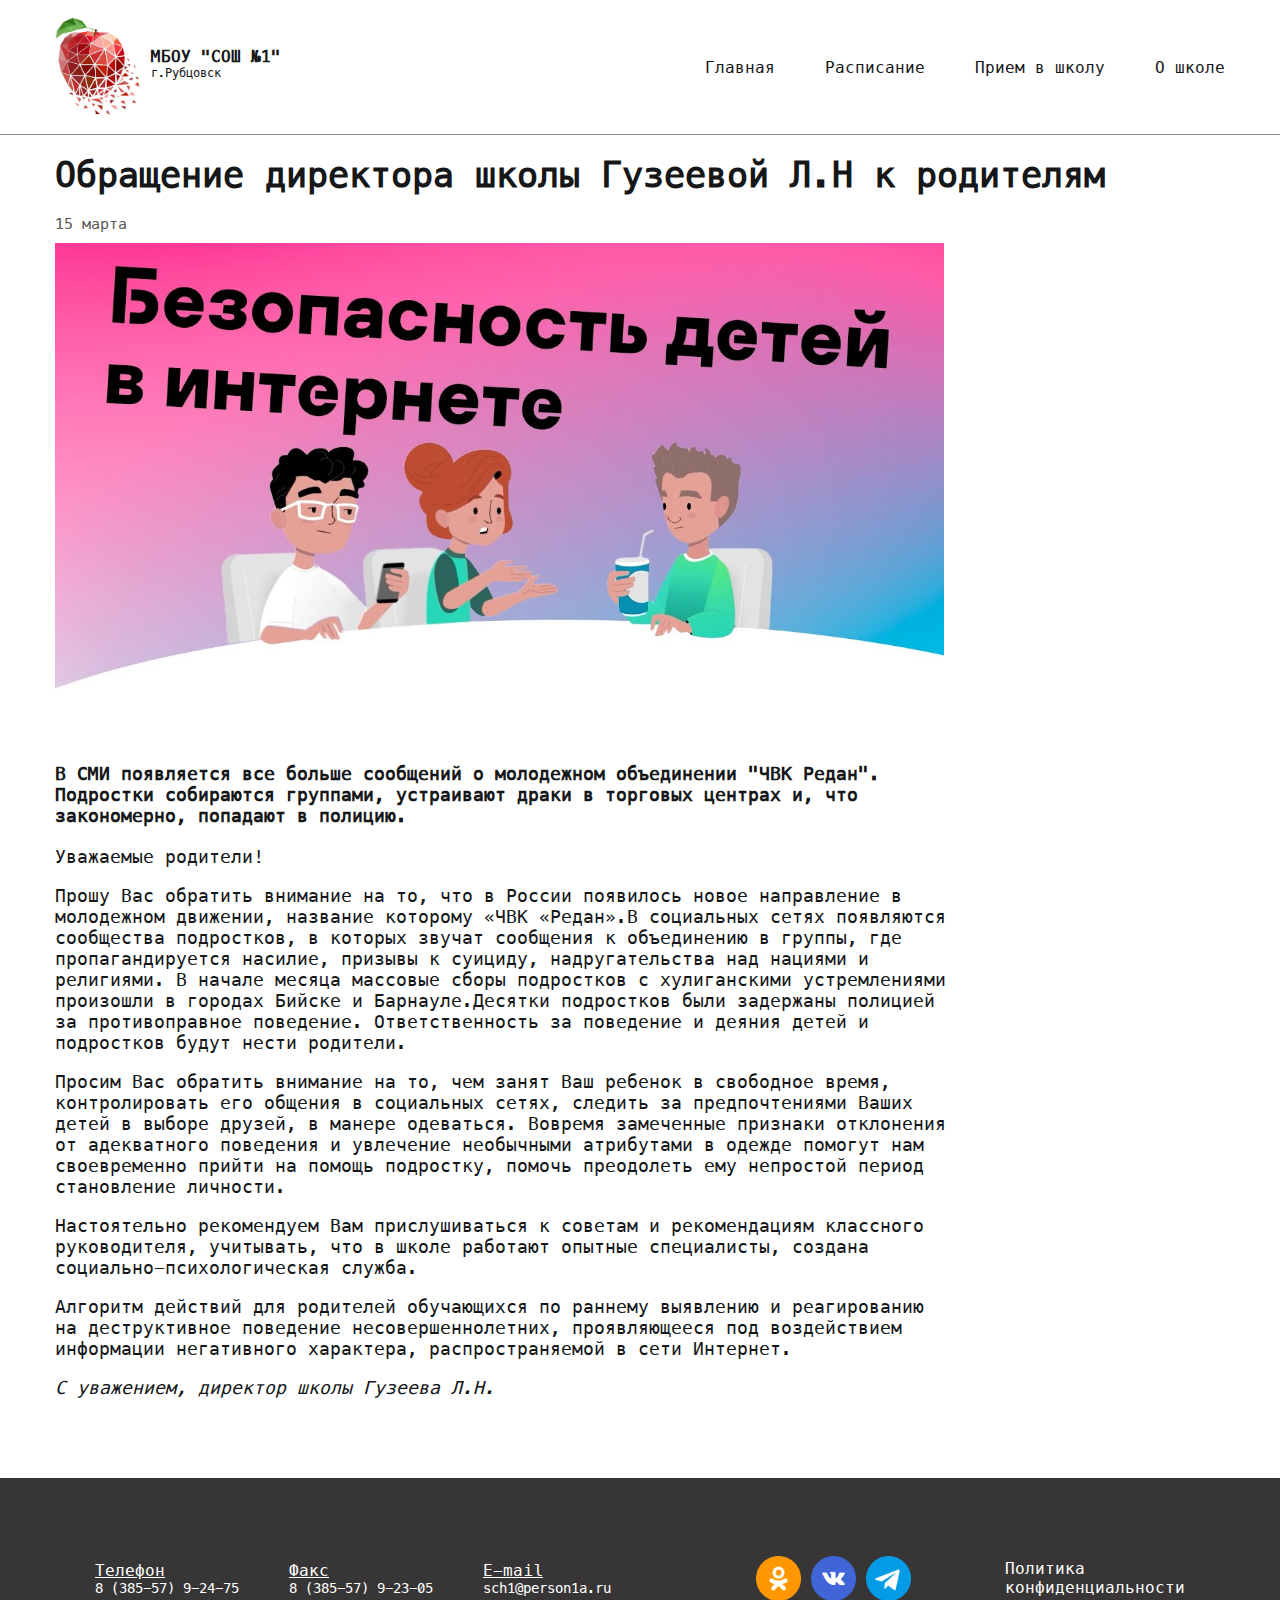
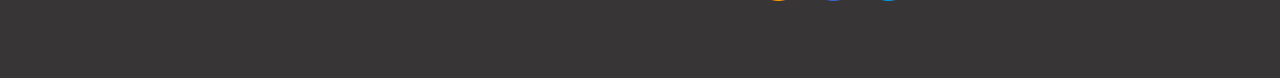
<file: news/news (3).html>
<!DOCTYPE html>
<html lang="ru">
<head>
    <meta charset="UTF-8">
    <meta http-equiv="X-UA-Compatible" content="IE=edge">
    <meta name="viewport" content="width=device-width, initial-scale=1.0">
    <title>Урок цифры</title>
    <link rel="stylesheet" href="../css/fonts/UbuntuMono/stylesheet.css">
    <link rel="stylesheet" href="../css/fonts/font/stylesheet.css">
    <link rel="stylesheet" href="../css/style.css">
    <link rel="stylesheet" href="../css/reset.css">
    <link rel="stylesheet" href="../css/index-blocks/header.css">
    <link rel="stylesheet" href="../css/index-blocks/footer.css">
    <link rel="stylesheet" href="../css/news/news-page.css">
    
</head>
<body>
  <header class="header">
    <div class="container">
      <div class="header-row">
        <div class="logo"><a href="../index.html"><img id="img-logo" src="../img/logo.jpg" alt="logo"></a>
          <div class="logo-text1"><strong> МБОУ "СОШ №1"</strong> <br> <div class="logo-text2"> г.Рубцовск</div></div>
        </div>
        <nav class="header-nav">
          <ul>
            <li><a href="../index.html">Главная</a></li>
            <li><a href="../timetable.html">Расписание</a></li>
            <li><a href="../index.html#admission">Прием в школу</a></li>
            <li><a href="../about-school.html">О школе</a></li>
          </ul>
        </nav>
        <div class="burger-icon hidden">
          <img src="../img/burger.png" alt="burger-menu">
        </div>
      </div>
      <ul class="menu-box hidden">
        <li><a href="../index.html">Главная</a></li>
        <li><a href="../timetable.html">Расписание</a></li>
        <li><a href="../index.html#admission">Прием в школу</a></li>
        <li><a href="../about-school.html">О школе</a></li>
      </ul>
    </div>
</header>
<main>
  <div class="container">
    <div class="news-title">
      <div class="name">Обращение директора школы Гузеевой Л.Н к родителям</div>
      <div class="date">15 марта</div>
    </div>
    <div class="main-information">
      <div class="image"><img class="news-image" src="../img/news3.jpg" alt="news-image"></div>
      <div class="beginning">
        <p>
          В СМИ появляется все больше сообщений о молодежном объединении "ЧВК Редан". Подростки собираются группами, устраивают драки в торговых центрах и, что закономерно, попадают в полицию.
        </p>
      </div>
      <div class="news-text">
        <p>
          Уважаемые родители!
        </p>

        <p>
          Прошу Вас обратить внимание на то, что в России появилось новое направление в молодежном движении, название которому «ЧВК «Редан».В социальных сетях появляются сообщества подростков, в которых звучат сообщения к объединению в группы, где пропагандируется насилие, призывы к суициду, надругательства над нациями и религиями. В начале месяца массовые сборы подростков с хулиганскими устремлениями произошли в городах Бийске и Барнауле.Десятки подростков были задержаны полицией за противоправное поведение. Ответственность за поведение и деяния детей и подростков будут нести родители. 
        </p>

        <p>
          Просим Вас обратить внимание на то, чем занят Ваш ребенок в свободное время, контролировать его общения в социальных сетях, следить за предпочтениями Ваших детей в выборе друзей, в манере одеваться. Вовремя замеченные признаки отклонения от адекватного поведения и увлечение необычными атрибутами в одежде помогут нам своевременно прийти на помощь подростку, помочь преодолеть ему непростой период становление личности.
        </p>

        <p>
          Настоятельно рекомендуем Вам прислушиваться к советам и рекомендациям классного руководителя, учитывать, что в школе работают опытные специалисты, создана социально-психологическая служба.
        </p>
          <p>
            <a class="link" target="_blank" href="https://shkola1rubczovsk-r22.gosweb.gosuslugi.ru/netcat_files/30/69/Alghoritmy_roditieliam_2020_10_01.pdf">
          Алгоритм действий для родителей обучающихся по раннему выявлению и реагированию на деструктивное поведение несовершеннолетних, проявляющееся под воздействием информации негативного характера, распространяемой в сети Интернет. </a>
          </p>
          <p>
           <i> С уважением, директор школы Гузеева Л.Н.</i>
        </p>
      </div>
    </div>
  </div>
</main>
<footer class="footer">
        <div class="container">
          <div class="footer-row">
            <div class="contact-info">
              <div class="office-number"> <p class="title"> Телефон </p>  8 (385-57) 9-24-75 </div>
              <div class="fax"> <p class="title"> Факс </p> 8 (385-57) 9-23-05</div>
              <div class="e-mail"> <p class="title"> E-mail </p>  sch1@person1a.ru</div>
            </div>
            <div class="social-media">
              <div class="odnoklassniki"> <a href="https://ok.ru/group/70000002276339" target="_blank"><img src="../img/odnokl.png" alt="#"></a></div>
              <div class="vkontakte"><a href="https://vk.com/mbousosh_1_rub" target="_blank"><img src="../img/vk.png" alt="#"></a></div>
              <div class="telegram"><a href="https://t.me/+yHm9F556-Zs1YjRi" target="_blank"><img src="../img/tg.png" alt="#"></a></div>
            </div>
            <div class="privacy-policy"><a href="#">Политика <br> конфиденциальности</a></div>
          </div>
        </div>
      
</footer>
<script src="../js/header/header.js"></script>
</body>
</html>
</file>
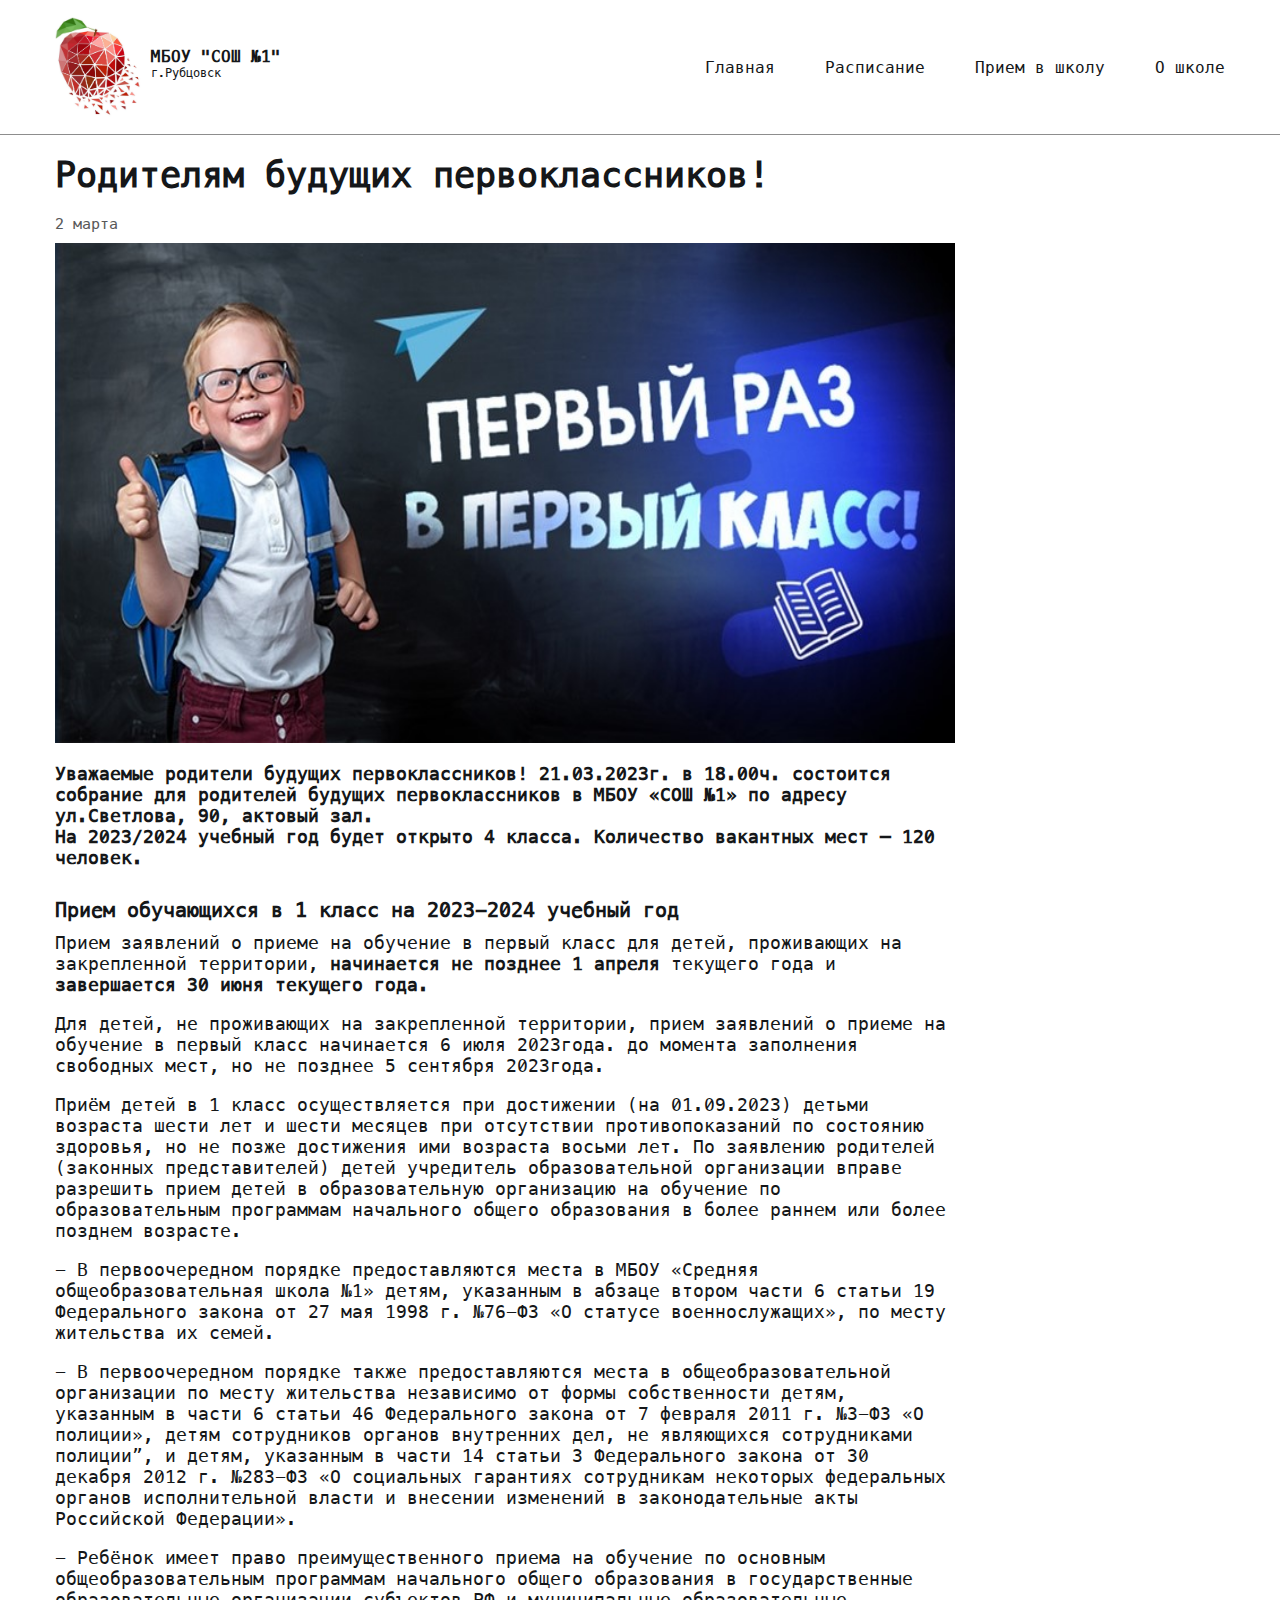
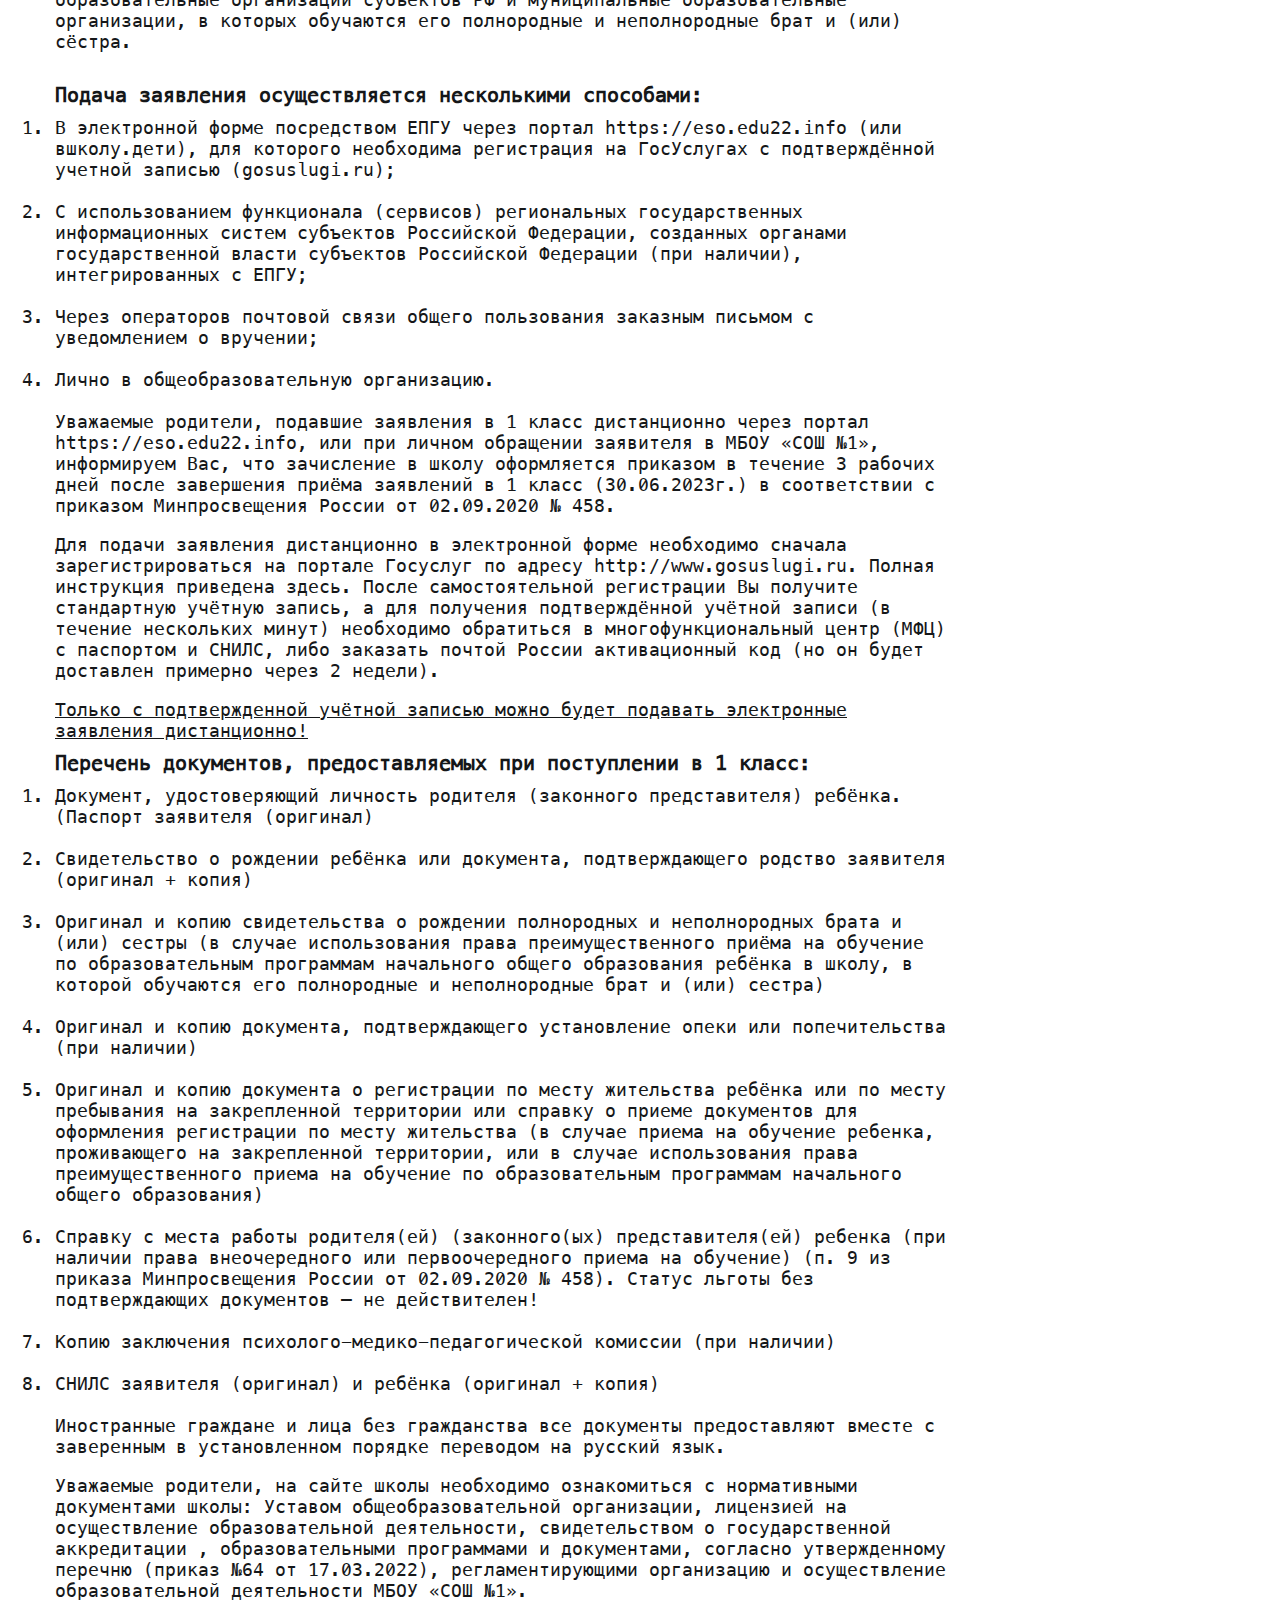
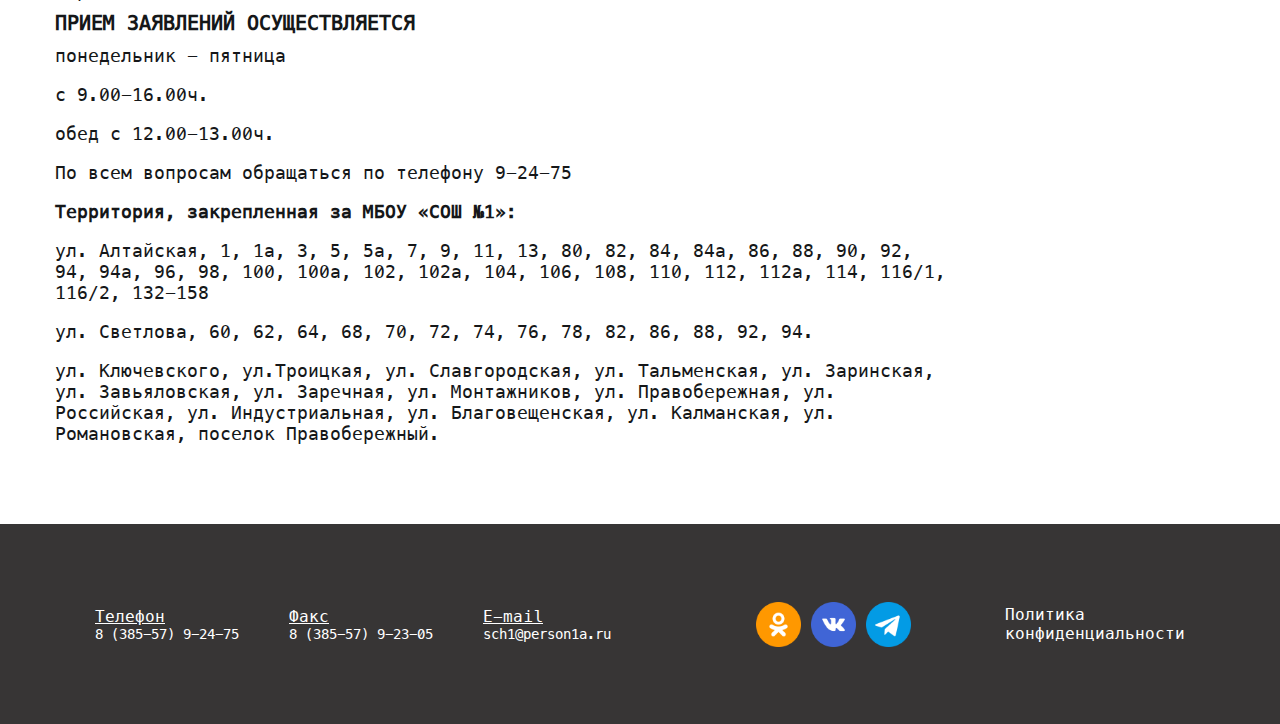
<file: news/news (4).html>
<!DOCTYPE html>
<html lang="ru">
<head>
    <meta charset="UTF-8">
    <meta http-equiv="X-UA-Compatible" content="IE=edge">
    <meta name="viewport" content="width=device-width, initial-scale=1.0">
    <title>Урок цифры</title>
    <link rel="stylesheet" href="../css/fonts/UbuntuMono/stylesheet.css">
    <link rel="stylesheet" href="../css/fonts/font/stylesheet.css">
    <link rel="stylesheet" href="../css/style.css">
    <link rel="stylesheet" href="../css/reset.css">
    <link rel="stylesheet" href="../css/index-blocks/header.css">
    <link rel="stylesheet" href="../css/index-blocks/footer.css">
    <link rel="stylesheet" href="../css/news/news-page.css">
    
</head>
<body>
  <header class="header">
    <div class="container">
      <div class="header-row">
        <div class="logo"><a href="../index.html"><img id="img-logo" src="../img/logo.jpg" alt="logo"></a>
          <div class="logo-text1"><strong> МБОУ "СОШ №1"</strong> <br> <div class="logo-text2"> г.Рубцовск</div></div>
        </div>
        <nav class="header-nav">
          <ul>
            <li><a href="../index.html">Главная</a></li>
            <li><a href="../timetable.html">Расписание</a></li>
            <li><a href="../index.html#admission">Прием в школу</a></li>
            <li><a href="../about-school.html">О школе</a></li>
          </ul>
        </nav>
        <div class="burger-icon hidden">
          <img src="../img/burger.png" alt="burger-menu">
        </div>
      </div>
      <ul class="menu-box hidden">
        <li><a href="../index.html">Главная</a></li>
        <li><a href="../timetable.html">Расписание</a></li>
        <li><a href="../index.html#admission">Прием в школу</a></li>
        <li><a href="../about-school.html">О школе</a></li>
      </ul>
    </div>
</header>
<main>
  <div class="container">
    <div class="news-title">
      <div class="name">Родителям будущих первоклассников!</div>
      <div class="date">2 марта</div>
    </div>
    <div class="main-information">
      <div class="image"><img class="news-image" src="../img/news4.jpg" alt="news-image"></div>
      <div class="beginning">
        <p>
          Уважаемые родители будущих первоклассников! 21.03.2023г. в 18.00ч. состоится собрание для родителей будущих первоклассников в МБОУ «СОШ №1» по адресу ул.Светлова, 90, актовый зал. <br> На 2023/2024 учебный год будет открыто 4 класса. Количество вакантных мест – 120 человек.
        </p>
      </div>
      <div class="news-text">
      <h2>
        Прием обучающихся в 1 класс на 2023-2024 учебный год
      </h2>
      <p>
        Прием заявлений о приеме на обучение в первый класс для детей, проживающих на закрепленной территории, <b> начинается не позднее 1 апреля</b> текущего года и <b> завершается 30 июня текущего года.</b>
      </p>

      <p>
        Для детей, не проживающих на закрепленной территории, прием заявлений о приеме на обучение в первый класс начинается 6 июля 2023года. до момента заполнения свободных мест, но не позднее 5 сентября 2023года.
      </p>

      <p>  
        Приём детей в 1 класс осуществляется при достижении (на 01.09.2023) детьми возраста шести лет и шести месяцев при отсутствии противопоказаний по состоянию здоровья, но не позже достижения ими возраста восьми лет. По заявлению родителей (законных представителей) детей учредитель образовательной организации вправе разрешить прием детей в образовательную организацию на обучение по образовательным программам начального общего образования в более раннем или более позднем возрасте.
      </p>
        
      <p>
        - В первоочередном порядке предоставляются места в МБОУ «Средняя общеобразовательная школа №1» детям, указанным в абзаце втором части 6 статьи 19 Федерального закона от 27 мая 1998 г. №76-ФЗ «О статусе военнослужащих», по месту жительства их семей.
      </p>

      <p>
        - В первоочередном порядке также предоставляются места в общеобразовательной организации по месту жительства независимо от формы собственности детям, указанным в части 6 статьи 46 Федерального закона от 7 февраля 2011 г. №3-ФЗ «О полиции», детям сотрудников органов внутренних дел, не являющихся сотрудниками полиции”, и детям, указанным в части 14 статьи 3 Федерального закона от 30 декабря 2012 г. №283-ФЗ «О социальных гарантиях сотрудникам некоторых федеральных органов исполнительной власти и внесении изменений в законодательные акты Российской Федерации».
      </p>

      <p>
        - Ребёнок имеет право преимущественного приема на обучение по основным общеобразовательным программам начального общего образования в государственные образовательные организации субъектов РФ и муниципальные образовательные организации, в которых обучаются его полнородные и неполнородные брат и (или) сёстра.
      </p>
<br>
        <ol>
          <h2> Подача заявления осуществляется несколькими способами: </h2>
        
        <li> В электронной форме посредством ЕПГУ через портал https://eso.edu22.info (или вшколу.дети), для которого необходима регистрация на ГосУслугах с подтверждённой учетной записью (gosuslugi.ru); </li>
        <br>
        <li> С использованием функционала (сервисов) региональных государственных информационных систем субъектов Российской Федерации, созданных органами государственной власти субъектов Российской Федерации (при наличии), интегрированных с ЕПГУ; </li>
        <br>
        <li> Через операторов почтовой связи общего пользования заказным письмом с уведомлением о вручении; </li>
        <br>
        <li> Лично в общеобразовательную организацию. </li>
        </ol>
        <br>
        <p>
        Уважаемые родители, подавшие заявления в 1 класс дистанционно через портал https://eso.edu22.info, или при личном обращении заявителя в МБОУ «СОШ №1», информируем Вас, что зачисление в школу оформляется приказом в течение 3 рабочих дней после завершения приёма заявлений в 1 класс (30.06.2023г.) в соответствии с приказом Минпросвещения России от 02.09.2020 № 458.
        </p>
        
        <p>
        Для подачи заявления дистанционно в электронной форме необходимо сначала зарегистрироваться на портале Госуслуг по адресу http://www.gosuslugi.ru. Полная инструкция приведена здесь. После самостоятельной регистрации Вы получите стандартную учётную запись, а для получения подтверждённой учётной записи (в течение нескольких минут) необходимо обратиться в многофункциональный центр (МФЦ) с паспортом и СНИЛС, либо заказать почтой России активационный код (но он будет доставлен примерно через 2 недели).
      </p>
        
      <p>
       <u> Только с подтвержденной учётной записью можно будет подавать электронные заявления дистанционно! </u>
      </p>
        <ol>

        <h2> Перечень документов, предоставляемых при поступлении в 1 класс: </h2>
        
        <li> Документ, удостоверяющий личность родителя (законного представителя) ребёнка. (Паспорт заявителя (оригинал) </li> <br>
        
        <li> Свидетельство о рождении ребёнка или документа, подтверждающего родство заявителя (оригинал + копия) </li> <br>
        
        <li> Оригинал и копию свидетельства о рождении полнородных и неполнородных брата и (или) сестры (в случае использования права преимущественного приёма на обучение по образовательным программам начального общего образования ребёнка в школу, в которой обучаются его полнородные и неполнородные брат и (или) сестра) </li> <br>
        
        <li> Оригинал и копию документа, подтверждающего установление опеки или попечительства (при наличии) </li> <br>
        
        <li> Оригинал и копию документа о регистрации по месту жительства ребёнка или по месту пребывания на закрепленной территории или справку о приеме документов для оформления регистрации по месту жительства (в случае приема на обучение ребенка, проживающего на закрепленной территории, или в случае использования права преимущественного приема на обучение по образовательным программам начального общего образования) </li> <br>
        
        <li> Справку с места работы родителя(ей) (законного(ых) представителя(ей) ребенка (при наличии права внеочередного или первоочередного приема на обучение) (п. 9 из приказа Минпросвещения России от 02.09.2020 № 458). Статус льготы без подтверждающих документов – не действителен! </li> <br>
        
        <li> Копию заключения психолого-медико-педагогической комиссии (при наличии) </li> <br>
        
        <li> СНИЛС заявителя (оригинал) и ребёнка (оригинал + копия) </li> <br>

      </ol>

      <p>
      Иностранные граждане и лица без гражданства все документы предоставляют вместе с заверенным в установленном порядке переводом на русский язык.
    </p>

    <p>
      Уважаемые родители, на сайте школы необходимо ознакомиться с нормативными документами школы: Уставом общеобразовательной организации, лицензией на осуществление образовательной деятельности, свидетельством о государственной аккредитации , образовательными программами и документами, согласно утвержденному перечню (приказ №64 от 17.03.2022), регламентирующими организацию и осуществление образовательной деятельности МБОУ «СОШ №1».
    </p>
        
      <h2> ПРИЕМ ЗАЯВЛЕНИЙ ОСУЩЕСТВЛЯЕТСЯ </h2>

    <p>
      понедельник - пятница
    </p>
        
    <p>
      с 9.00-16.00ч.
    </p>
    
    <p>
      обед с 12.00-13.00ч.
    </p>
    
    <p>
      По всем вопросам обращаться по телефону 9-24-75
    </p>
    
    <p>
     <b>  Территория, закрепленная за МБОУ «СОШ №1»: </b>
    </p>
    
    <p>
      ул. Алтайская,  1, 1а, 3, 5, 5а, 7, 9, 11, 13, 80, 82, 84, 84а, 86, 88, 90, 92, 94, 94а, 96, 98, 100, 100а, 102, 102а, 104, 106, 108, 110, 112, 112а, 114, 116/1, 116/2, 132-158
    </p>

    <p>  
      ул. Светлова, 60, 62, 64, 68, 70, 72, 74, 76, 78, 82, 86, 88, 92, 94.
    </p>
    
    <p>
      ул. Ключевского, ул.Троицкая, ул. Славгородская, ул. Тальменская, ул. Заринская, ул. Завьяловская, ул. Заречная, ул. Монтажников, ул. Правобережная, ул. Российская, ул. Индустриальная, ул. Благовещенская, ул. Калманская, ул. Романовская, поселок Правобережный.
    </p>

    </div>
    </div>
  </div>
</main>
<footer class="footer">
        <div class="container">
          <div class="footer-row">
            <div class="contact-info">
              <div class="office-number"> <p class="title"> Телефон </p>  8 (385-57) 9-24-75 </div>
              <div class="fax"> <p class="title"> Факс </p> 8 (385-57) 9-23-05</div>
              <div class="e-mail"> <p class="title"> E-mail </p>  sch1@person1a.ru</div>
            </div>
            <div class="social-media">
              <div class="odnoklassniki"> <a href="https://ok.ru/group/70000002276339" target="_blank"><img src="../img/odnokl.png" alt="#"></a></div>
              <div class="vkontakte"><a href="https://vk.com/mbousosh_1_rub" target="_blank"><img src="../img/vk.png" alt="#"></a></div>
              <div class="telegram"><a href="https://t.me/+yHm9F556-Zs1YjRi" target="_blank"><img src="../img/tg.png" alt="#"></a></div>
            </div>
            <div class="privacy-policy"><a href="#">Политика <br> конфиденциальности</a></div>
          </div>
        </div>
      
</footer>
<script src="../js/header/header.js"></script>
</body>
</html>
</file>
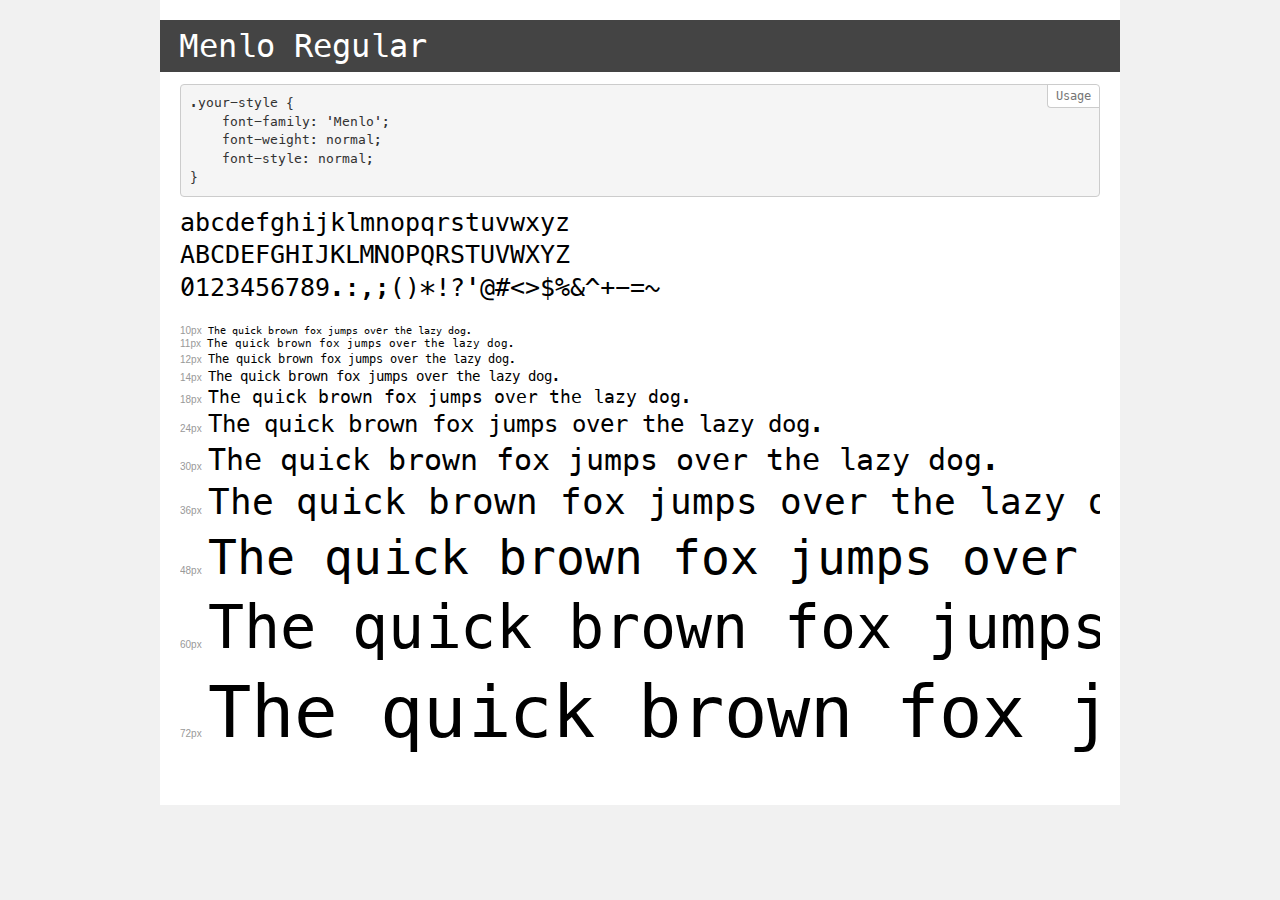
<file: css/fonts/font/demo.html>
<!DOCTYPE html>
<html>
<head>
    <meta charset="utf-8">
    <meta http-equiv="X-UA-Compatible" content="IE=edge">
    <meta name="viewport" content="width=device-width, initial-scale=1">
    <meta name="robots" content="noindex, noarchive">
    <meta name="format-detection" content="telephone=no">
    <title>Transfonter demo</title>
    <link href="stylesheet.css" rel="stylesheet">
    <style>
        /*
        http://meyerweb.com/eric/tools/css/reset/
        v2.0 | 20110126
        License: none (public domain)
        */
        html, body, div, span, applet, object, iframe,
        h1, h2, h3, h4, h5, h6, p, blockquote, pre,
        a, abbr, acronym, address, big, cite, code,
        del, dfn, em, img, ins, kbd, q, s, samp,
        small, strike, strong, sub, sup, tt, var,
        b, u, i, center,
        dl, dt, dd, ol, ul, li,
        fieldset, form, label, legend,
        table, caption, tbody, tfoot, thead, tr, th, td,
        article, aside, canvas, details, embed,
        figure, figcaption, footer, header, hgroup,
        menu, nav, output, ruby, section, summary,
        time, mark, audio, video {
            margin: 0;
            padding: 0;
            border: 0;
            font-size: 100%;
            font: inherit;
            vertical-align: baseline;
        }
        /* HTML5 display-role reset for older browsers */
        article, aside, details, figcaption, figure,
        footer, header, hgroup, menu, nav, section {
            display: block;
        }
        body {
            line-height: 1;
        }
        ol, ul {
            list-style: none;
        }
        blockquote, q {
            quotes: none;
        }
        blockquote:before, blockquote:after,
        q:before, q:after {
            content: '';
            content: none;
        }
        table {
            border-collapse: collapse;
            border-spacing: 0;
        }
        /* common styles */
        body {
            background: #f1f1f1;
            color: #000;
        }
        .page {
            background: #fff;
            width: 920px;
            margin: 0 auto;
            padding: 20px 20px 0 20px;
            overflow: hidden;
        }
        .font-container {
            overflow-x: auto;
            overflow-y: hidden;
            margin-bottom: 40px;
            line-height: 1.3;
            white-space: nowrap;
            padding-bottom: 5px;
        }
        h1 {
            position: relative;
            background: #444;
            font-size: 32px;
            color: #fff;
            padding: 10px 20px;
            margin: 0 -20px 12px -20px;
        }
        .letters {
            font-size: 25px;
            margin-bottom: 20px;
        }
        .s10:before {
            content: '10px';
        }
        .s11:before {
            content: '11px';
        }
        .s12:before {
            content: '12px';
        }
        .s14:before {
            content: '14px';
        }
        .s18:before {
            content: '18px';
        }
        .s24:before {
            content: '24px';
        }
        .s30:before {
            content: '30px';
        }
        .s36:before {
            content: '36px';
        }
        .s48:before {
            content: '48px';
        }
        .s60:before {
            content: '60px';
        }
        .s72:before {
            content: '72px';
        }
        .s10:before, .s11:before, .s12:before, .s14:before,
        .s18:before, .s24:before, .s30:before, .s36:before,
        .s48:before, .s60:before, .s72:before {
            font-family: Arial, sans-serif;
            font-size: 10px;
            font-weight: normal;
            font-style: normal;
            color: #999;
            padding-right: 6px;
        }
        pre {
            display: block;
            position: relative;
            padding: 9px;
            margin: 0 0 10px;
            font-family: Monaco, Menlo, Consolas, "Courier New", monospace !important;
            font-size: 13px;
            line-height: 1.428571429;
            color: #333;
            font-weight: normal !important;
            font-style: normal !important;
            background-color: #f5f5f5;
            border: 1px solid #ccc;
            overflow-x: auto;
            border-radius: 4px;
        }
        pre:after {
            display: block;
            position: absolute;
            right: 0;
            top: 0;
            content: 'Usage';
            line-height: 1;
            padding: 5px 8px;
            font-size: 12px;
            color: #767676;
            background-color: #fff;
            border: 1px solid #ccc;
            border-right: none;
            border-top: none;
            border-radius: 0 4px 0 4px;
            z-index: 10;
        }
        /* responsive */
        @media (max-width: 959px) {
            .page {
                width: auto;
                margin: 0;
            }
        }
    </style>
</head>
<body>
<div class="page">
    <div class="demo" style="font-family: 'Menlo'; font-weight: normal; font-style: normal;">
        <h1>Menlo Regular</h1>
        <pre>.your-style {
    font-family: 'Menlo';
    font-weight: normal;
    font-style: normal;
}</pre>
        <div class="font-container">
            <p class="letters">
                abcdefghijklmnopqrstuvwxyz<br>
ABCDEFGHIJKLMNOPQRSTUVWXYZ<br>
                0123456789.:,;()*!?'@#<>$%&^+-=~
            </p>
            <p class="s10" style="font-size: 10px;">The quick brown fox jumps over the lazy dog.</p>
            <p class="s11" style="font-size: 11px;">The quick brown fox jumps over the lazy dog.</p>
            <p class="s12" style="font-size: 12px;">The quick brown fox jumps over the lazy dog.</p>
            <p class="s14" style="font-size: 14px;">The quick brown fox jumps over the lazy dog.</p>
            <p class="s18" style="font-size: 18px;">The quick brown fox jumps over the lazy dog.</p>
            <p class="s24" style="font-size: 24px;">The quick brown fox jumps over the lazy dog.</p>
            <p class="s30" style="font-size: 30px;">The quick brown fox jumps over the lazy dog.</p>
            <p class="s36" style="font-size: 36px;">The quick brown fox jumps over the lazy dog.</p>
            <p class="s48" style="font-size: 48px;">The quick brown fox jumps over the lazy dog.</p>
            <p class="s60" style="font-size: 60px;">The quick brown fox jumps over the lazy dog.</p>
            <p class="s72" style="font-size: 72px;">The quick brown fox jumps over the lazy dog.</p>
        </div>
    </div>
</div>
</body>
</html>
</file>
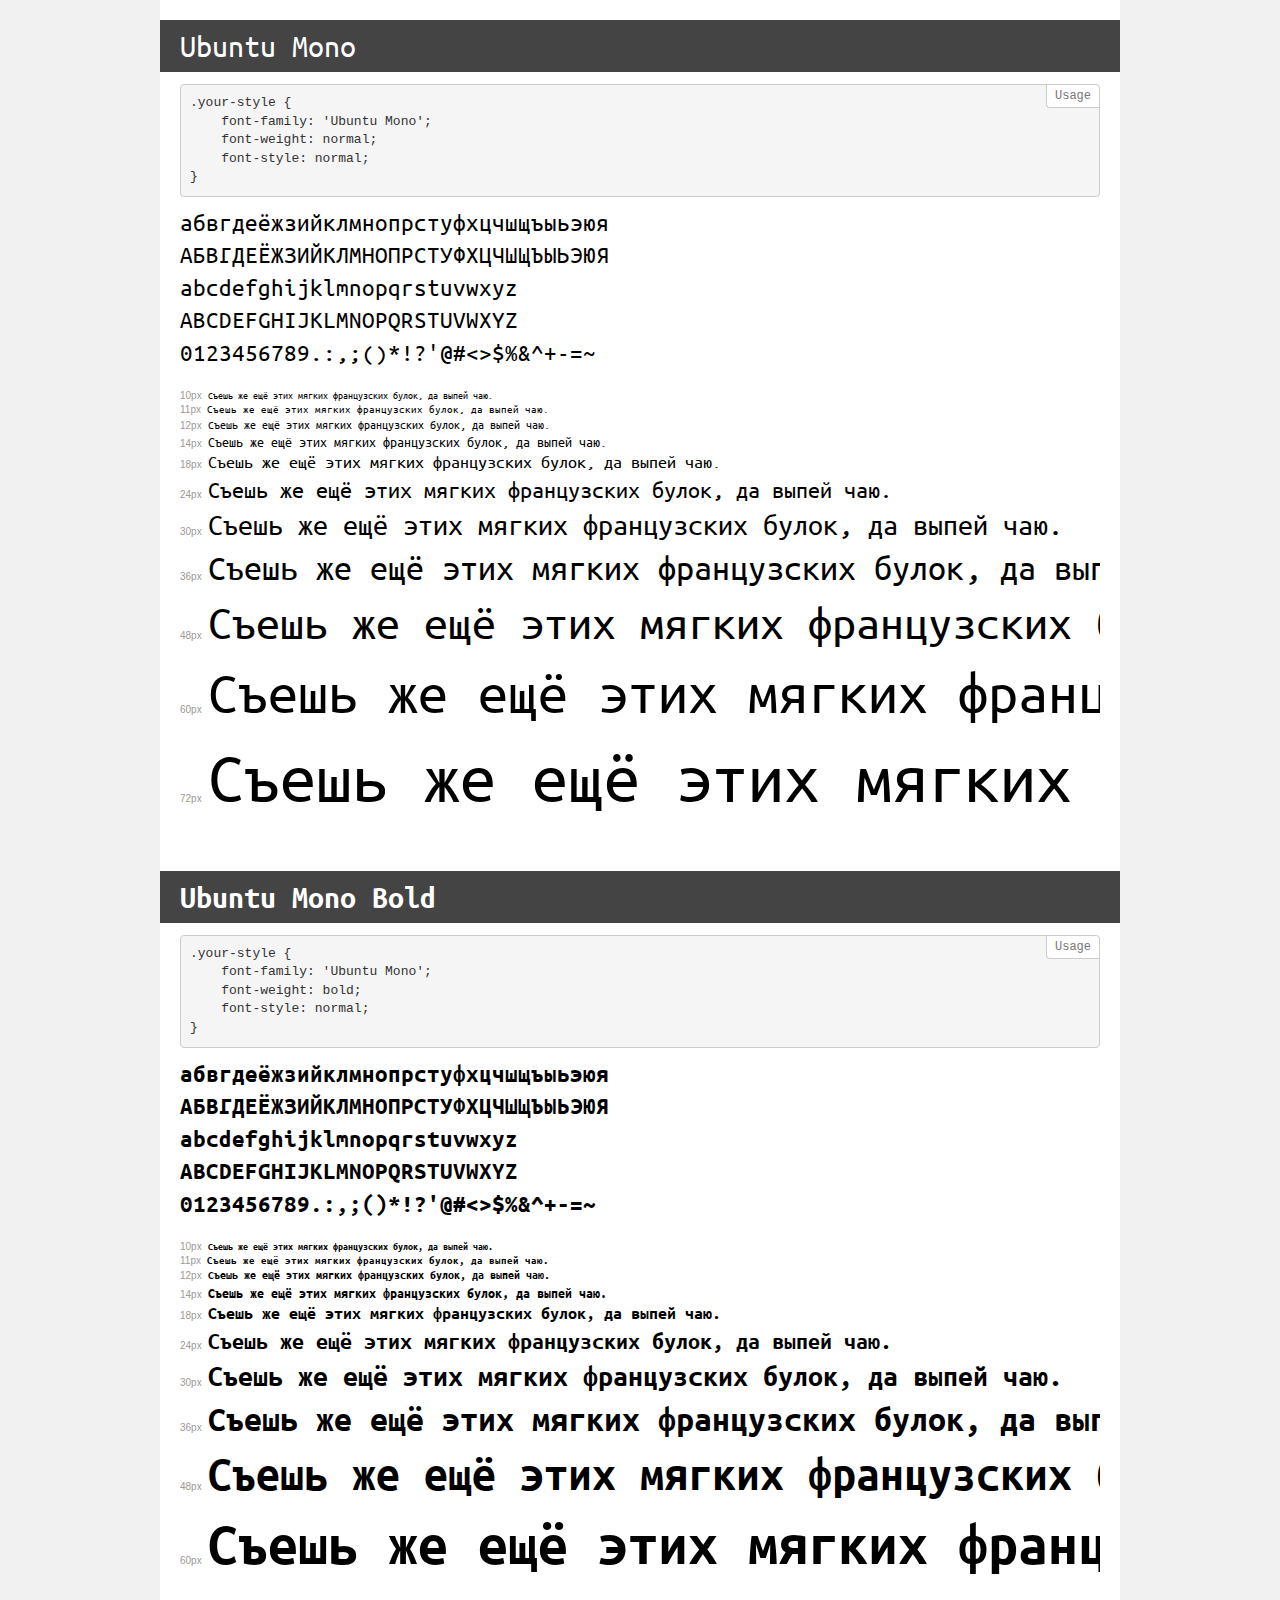
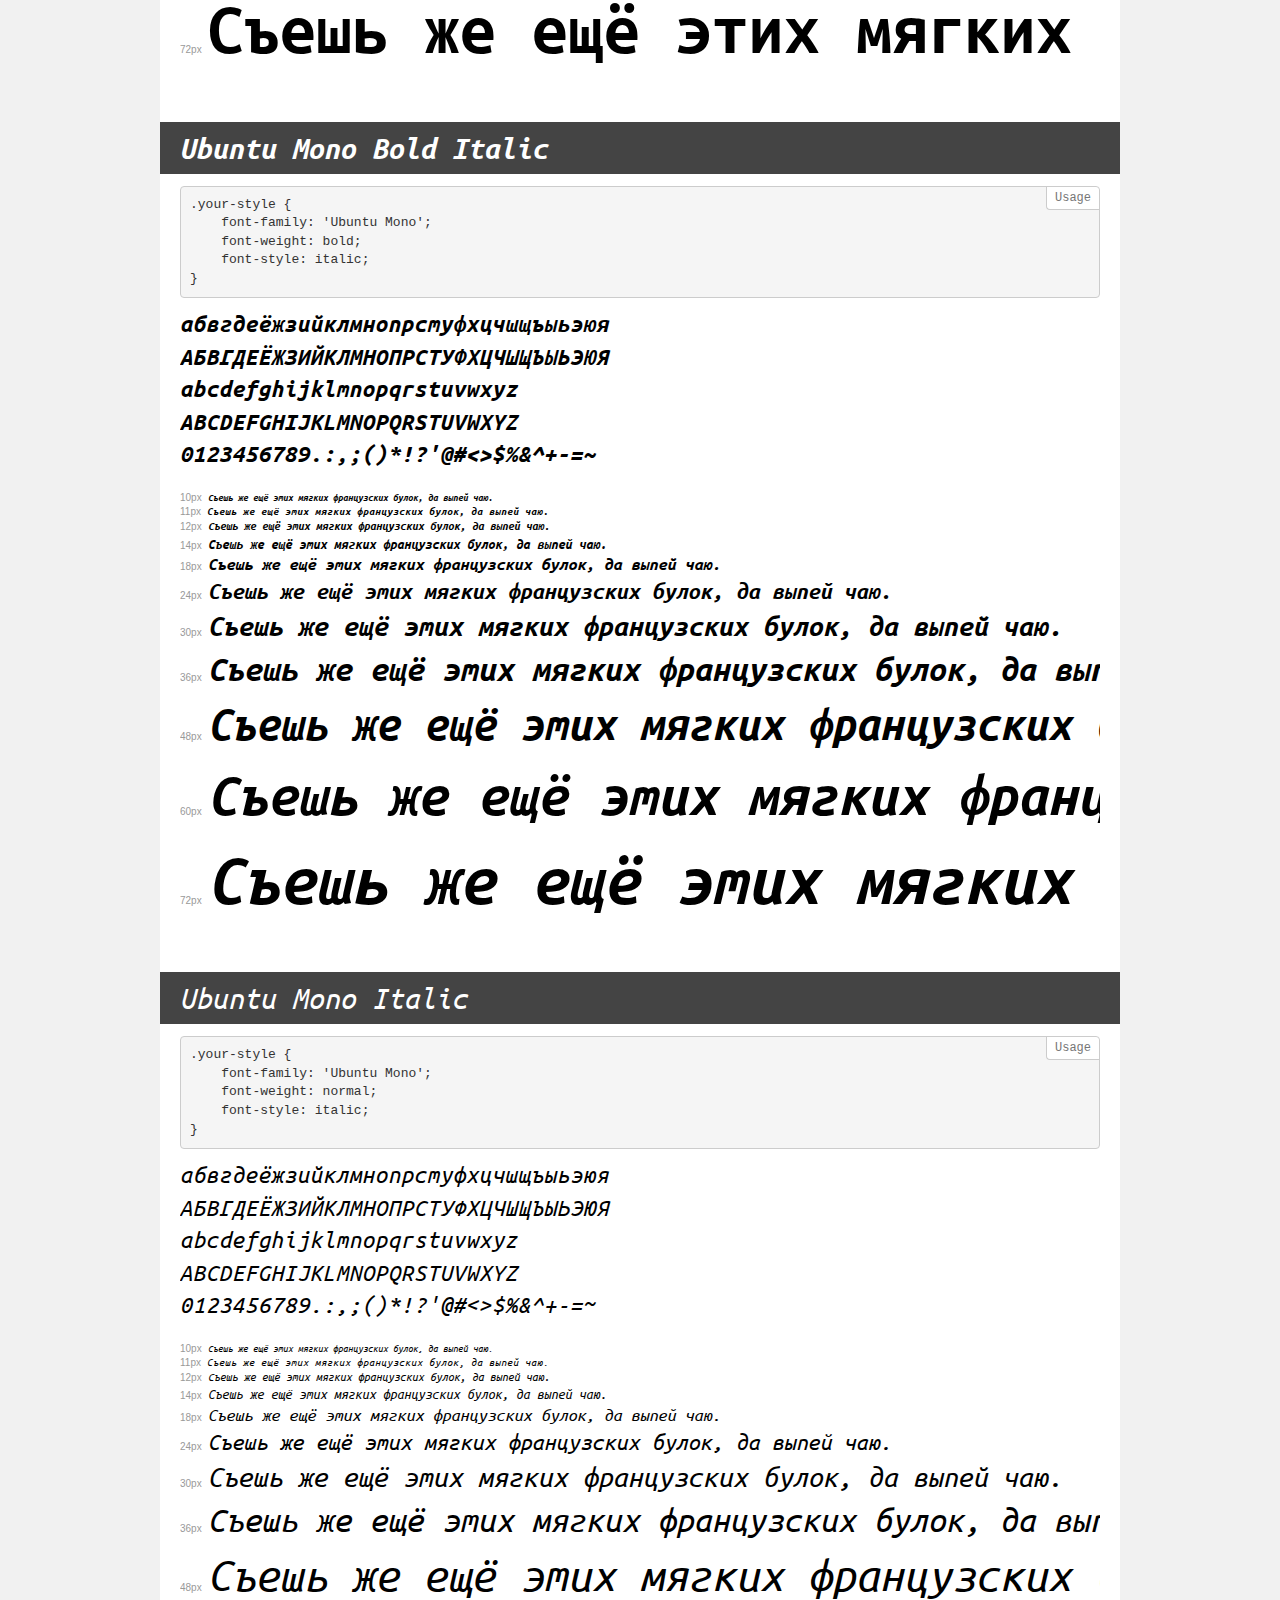
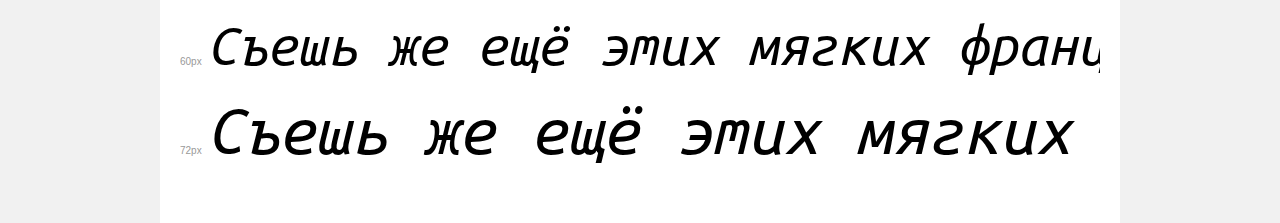
<file: css/fonts/UbuntuMono/demo.html>
<!DOCTYPE html>
<html>
<head>
    <meta charset="utf-8">
    <meta http-equiv="X-UA-Compatible" content="IE=edge">
    <meta name="viewport" content="width=device-width, initial-scale=1">
    <meta name="robots" content="noindex, noarchive">
    <title>Transfonter demo</title>
    <link href="stylesheet.css" rel="stylesheet">
    <style>
        /*
        http://meyerweb.com/eric/tools/css/reset/
        v2.0 | 20110126
        License: none (public domain)
        */
        html, body, div, span, applet, object, iframe,
        h1, h2, h3, h4, h5, h6, p, blockquote, pre,
        a, abbr, acronym, address, big, cite, code,
        del, dfn, em, img, ins, kbd, q, s, samp,
        small, strike, strong, sub, sup, tt, var,
        b, u, i, center,
        dl, dt, dd, ol, ul, li,
        fieldset, form, label, legend,
        table, caption, tbody, tfoot, thead, tr, th, td,
        article, aside, canvas, details, embed,
        figure, figcaption, footer, header, hgroup,
        menu, nav, output, ruby, section, summary,
        time, mark, audio, video {
            margin: 0;
            padding: 0;
            border: 0;
            font-size: 100%;
            font: inherit;
            vertical-align: baseline;
        }
        /* HTML5 display-role reset for older browsers */
        article, aside, details, figcaption, figure,
        footer, header, hgroup, menu, nav, section {
            display: block;
        }
        body {
            line-height: 1;
        }
        ol, ul {
            list-style: none;
        }
        blockquote, q {
            quotes: none;
        }
        blockquote:before, blockquote:after,
        q:before, q:after {
            content: '';
            content: none;
        }
        table {
            border-collapse: collapse;
            border-spacing: 0;
        }
        /* common styles */
        body {
            background: #f1f1f1;
            color: #000;
        }
        .page {
            background: #fff;
            width: 920px;
            margin: 0 auto;
            padding: 20px 20px 0 20px;
            overflow: hidden;
        }
        .font-container {
            overflow-x: auto;
            overflow-y: hidden;
            margin-bottom: 40px;
            line-height: 1.3;
            white-space: nowrap;
            padding-bottom: 5px;
        }
        h1 {
            position: relative;
            background: #444;
            font-size: 32px;
            color: #fff;
            padding: 10px 20px;
            margin: 0 -20px 12px -20px;
        }
        .letters {
            font-size: 25px;
            margin-bottom: 20px;
        }
        .s10:before {
            content: '10px';
        }
        .s11:before {
            content: '11px';
        }
        .s12:before {
            content: '12px';
        }
        .s14:before {
            content: '14px';
        }
        .s18:before {
            content: '18px';
        }
        .s24:before {
            content: '24px';
        }
        .s30:before {
            content: '30px';
        }
        .s36:before {
            content: '36px';
        }
        .s48:before {
            content: '48px';
        }
        .s60:before {
            content: '60px';
        }
        .s72:before {
            content: '72px';
        }
        .s10:before, .s11:before, .s12:before, .s14:before,
        .s18:before, .s24:before, .s30:before, .s36:before,
        .s48:before, .s60:before, .s72:before {
            font-family: Arial, sans-serif;
            font-size: 10px;
            font-weight: normal;
            font-style: normal;
            color: #999;
            padding-right: 6px;
        }
        pre {
            display: block;
            position: relative;
            padding: 9px;
            margin: 0 0 10px;
            font-family: Monaco, Menlo, Consolas, "Courier New", monospace !important;
            font-size: 13px;
            line-height: 1.428571429;
            color: #333;
            font-weight: normal !important;
            font-style: normal !important;
            background-color: #f5f5f5;
            border: 1px solid #ccc;
            overflow-x: auto;
            border-radius: 4px;
        }
        pre:after {
            display: block;
            position: absolute;
            right: 0;
            top: 0;
            content: 'Usage';
            line-height: 1;
            padding: 5px 8px;
            font-size: 12px;
            color: #767676;
            background-color: #fff;
            border: 1px solid #ccc;
            border-right: none;
            border-top: none;
            border-radius: 0 4px 0 4px;
            z-index: 10;
        }
        /* responsive */
        @media (max-width: 959px) {
            .page {
                width: auto;
                margin: 0;
            }
        }
    </style>
</head>
<body>
<div class="page">
    <div class="demo" style="font-family: 'Ubuntu Mono'; font-weight: normal; font-style: normal;">
        <h1>Ubuntu Mono</h1>
        <pre>.your-style {
    font-family: 'Ubuntu Mono';
    font-weight: normal;
    font-style: normal;
}</pre>
        <div class="font-container">
            <p class="letters">
                абвгдеёжзийклмнопрстуфхцчшщъыьэюя<br>
АБВГДЕЁЖЗИЙКЛМНОПРСТУФХЦЧШЩЪЫЬЭЮЯ<br>
abcdefghijklmnopqrstuvwxyz<br>
ABCDEFGHIJKLMNOPQRSTUVWXYZ<br>
                0123456789.:,;()*!?'@#<>$%&^+-=~
            </p>
            <p class="s10" style="font-size: 10px;">Съешь же ещё этих мягких французских булок, да выпей чаю.</p>
            <p class="s11" style="font-size: 11px;">Съешь же ещё этих мягких французских булок, да выпей чаю.</p>
            <p class="s12" style="font-size: 12px;">Съешь же ещё этих мягких французских булок, да выпей чаю.</p>
            <p class="s14" style="font-size: 14px;">Съешь же ещё этих мягких французских булок, да выпей чаю.</p>
            <p class="s18" style="font-size: 18px;">Съешь же ещё этих мягких французских булок, да выпей чаю.</p>
            <p class="s24" style="font-size: 24px;">Съешь же ещё этих мягких французских булок, да выпей чаю.</p>
            <p class="s30" style="font-size: 30px;">Съешь же ещё этих мягких французских булок, да выпей чаю.</p>
            <p class="s36" style="font-size: 36px;">Съешь же ещё этих мягких французских булок, да выпей чаю.</p>
            <p class="s48" style="font-size: 48px;">Съешь же ещё этих мягких французских булок, да выпей чаю.</p>
            <p class="s60" style="font-size: 60px;">Съешь же ещё этих мягких французских булок, да выпей чаю.</p>
            <p class="s72" style="font-size: 72px;">Съешь же ещё этих мягких французских булок, да выпей чаю.</p>
        </div>
    </div>
    <div class="demo" style="font-family: 'Ubuntu Mono'; font-weight: bold; font-style: normal;">
        <h1>Ubuntu Mono Bold</h1>
        <pre>.your-style {
    font-family: 'Ubuntu Mono';
    font-weight: bold;
    font-style: normal;
}</pre>
        <div class="font-container">
            <p class="letters">
                абвгдеёжзийклмнопрстуфхцчшщъыьэюя<br>
АБВГДЕЁЖЗИЙКЛМНОПРСТУФХЦЧШЩЪЫЬЭЮЯ<br>
abcdefghijklmnopqrstuvwxyz<br>
ABCDEFGHIJKLMNOPQRSTUVWXYZ<br>
                0123456789.:,;()*!?'@#<>$%&^+-=~
            </p>
            <p class="s10" style="font-size: 10px;">Съешь же ещё этих мягких французских булок, да выпей чаю.</p>
            <p class="s11" style="font-size: 11px;">Съешь же ещё этих мягких французских булок, да выпей чаю.</p>
            <p class="s12" style="font-size: 12px;">Съешь же ещё этих мягких французских булок, да выпей чаю.</p>
            <p class="s14" style="font-size: 14px;">Съешь же ещё этих мягких французских булок, да выпей чаю.</p>
            <p class="s18" style="font-size: 18px;">Съешь же ещё этих мягких французских булок, да выпей чаю.</p>
            <p class="s24" style="font-size: 24px;">Съешь же ещё этих мягких французских булок, да выпей чаю.</p>
            <p class="s30" style="font-size: 30px;">Съешь же ещё этих мягких французских булок, да выпей чаю.</p>
            <p class="s36" style="font-size: 36px;">Съешь же ещё этих мягких французских булок, да выпей чаю.</p>
            <p class="s48" style="font-size: 48px;">Съешь же ещё этих мягких французских булок, да выпей чаю.</p>
            <p class="s60" style="font-size: 60px;">Съешь же ещё этих мягких французских булок, да выпей чаю.</p>
            <p class="s72" style="font-size: 72px;">Съешь же ещё этих мягких французских булок, да выпей чаю.</p>
        </div>
    </div>
    <div class="demo" style="font-family: 'Ubuntu Mono'; font-weight: bold; font-style: italic;">
        <h1>Ubuntu Mono Bold Italic</h1>
        <pre>.your-style {
    font-family: 'Ubuntu Mono';
    font-weight: bold;
    font-style: italic;
}</pre>
        <div class="font-container">
            <p class="letters">
                абвгдеёжзийклмнопрстуфхцчшщъыьэюя<br>
АБВГДЕЁЖЗИЙКЛМНОПРСТУФХЦЧШЩЪЫЬЭЮЯ<br>
abcdefghijklmnopqrstuvwxyz<br>
ABCDEFGHIJKLMNOPQRSTUVWXYZ<br>
                0123456789.:,;()*!?'@#<>$%&^+-=~
            </p>
            <p class="s10" style="font-size: 10px;">Съешь же ещё этих мягких французских булок, да выпей чаю.</p>
            <p class="s11" style="font-size: 11px;">Съешь же ещё этих мягких французских булок, да выпей чаю.</p>
            <p class="s12" style="font-size: 12px;">Съешь же ещё этих мягких французских булок, да выпей чаю.</p>
            <p class="s14" style="font-size: 14px;">Съешь же ещё этих мягких французских булок, да выпей чаю.</p>
            <p class="s18" style="font-size: 18px;">Съешь же ещё этих мягких французских булок, да выпей чаю.</p>
            <p class="s24" style="font-size: 24px;">Съешь же ещё этих мягких французских булок, да выпей чаю.</p>
            <p class="s30" style="font-size: 30px;">Съешь же ещё этих мягких французских булок, да выпей чаю.</p>
            <p class="s36" style="font-size: 36px;">Съешь же ещё этих мягких французских булок, да выпей чаю.</p>
            <p class="s48" style="font-size: 48px;">Съешь же ещё этих мягких французских булок, да выпей чаю.</p>
            <p class="s60" style="font-size: 60px;">Съешь же ещё этих мягких французских булок, да выпей чаю.</p>
            <p class="s72" style="font-size: 72px;">Съешь же ещё этих мягких французских булок, да выпей чаю.</p>
        </div>
    </div>
    <div class="demo" style="font-family: 'Ubuntu Mono'; font-weight: normal; font-style: italic;">
        <h1>Ubuntu Mono Italic</h1>
        <pre>.your-style {
    font-family: 'Ubuntu Mono';
    font-weight: normal;
    font-style: italic;
}</pre>
        <div class="font-container">
            <p class="letters">
                абвгдеёжзийклмнопрстуфхцчшщъыьэюя<br>
АБВГДЕЁЖЗИЙКЛМНОПРСТУФХЦЧШЩЪЫЬЭЮЯ<br>
abcdefghijklmnopqrstuvwxyz<br>
ABCDEFGHIJKLMNOPQRSTUVWXYZ<br>
                0123456789.:,;()*!?'@#<>$%&^+-=~
            </p>
            <p class="s10" style="font-size: 10px;">Съешь же ещё этих мягких французских булок, да выпей чаю.</p>
            <p class="s11" style="font-size: 11px;">Съешь же ещё этих мягких французских булок, да выпей чаю.</p>
            <p class="s12" style="font-size: 12px;">Съешь же ещё этих мягких французских булок, да выпей чаю.</p>
            <p class="s14" style="font-size: 14px;">Съешь же ещё этих мягких французских булок, да выпей чаю.</p>
            <p class="s18" style="font-size: 18px;">Съешь же ещё этих мягких французских булок, да выпей чаю.</p>
            <p class="s24" style="font-size: 24px;">Съешь же ещё этих мягких французских булок, да выпей чаю.</p>
            <p class="s30" style="font-size: 30px;">Съешь же ещё этих мягких французских булок, да выпей чаю.</p>
            <p class="s36" style="font-size: 36px;">Съешь же ещё этих мягких французских булок, да выпей чаю.</p>
            <p class="s48" style="font-size: 48px;">Съешь же ещё этих мягких французских булок, да выпей чаю.</p>
            <p class="s60" style="font-size: 60px;">Съешь же ещё этих мягких французских булок, да выпей чаю.</p>
            <p class="s72" style="font-size: 72px;">Съешь же ещё этих мягких французских булок, да выпей чаю.</p>
        </div>
    </div>
</div>
</body>
</html>
</file>
<file: css/fonts/UbuntuMono/stylesheet.css>
@font-face {
    font-family: 'Ubuntu Mono';
    src: url('UbuntuMono-Regular.eot');
    src: local('Ubuntu Mono'), local('UbuntuMono-Regular'),
        url('UbuntuMono-Regular.eot?#iefix') format('embedded-opentype'),
        url('UbuntuMono-Regular.woff') format('woff'),
        url('UbuntuMono-Regular.ttf') format('truetype');
    font-weight: normal;
    font-style: normal;
}

@font-face {
    font-family: 'Ubuntu Mono';
    src: url('UbuntuMono-Bold.eot');
    src: local('Ubuntu Mono Bold'), local('UbuntuMono-Bold'),
        url('UbuntuMono-Bold.eot?#iefix') format('embedded-opentype'),
        url('UbuntuMono-Bold.woff') format('woff'),
        url('UbuntuMono-Bold.ttf') format('truetype');
    font-weight: bold;
    font-style: normal;
}

@font-face {
    font-family: 'Ubuntu Mono';
    src: url('UbuntuMono-BoldItalic.eot');
    src: local('Ubuntu Mono Bold Italic'), local('UbuntuMono-BoldItalic'),
        url('UbuntuMono-BoldItalic.eot?#iefix') format('embedded-opentype'),
        url('UbuntuMono-BoldItalic.woff') format('woff'),
        url('UbuntuMono-BoldItalic.ttf') format('truetype');
    font-weight: bold;
    font-style: italic;
}

@font-face {
    font-family: 'Ubuntu Mono';
    src: url('UbuntuMono-Italic.eot');
    src: local('Ubuntu Mono Italic'), local('UbuntuMono-Italic'),
        url('UbuntuMono-Italic.eot?#iefix') format('embedded-opentype'),
        url('UbuntuMono-Italic.woff') format('woff'),
        url('UbuntuMono-Italic.ttf') format('truetype');
    font-weight: normal;
    font-style: italic;
}
</file>
<file: css/fonts/font/stylesheet.css>
@font-face {
    font-family: 'Menlo';
    src: url('Menlo-Regular.eot');
    src: local('Menlo Regular'), local('Menlo-Regular'),
        url('Menlo-Regular.eot?#iefix') format('embedded-opentype'),
        url('Menlo-Regular.woff2') format('woff2'),
        url('Menlo-Regular.woff') format('woff'),
        url('Menlo-Regular.ttf') format('truetype');
    font-weight: normal;
    font-style: normal;
}
</file>
<file: css/style.css>
body {
    font-family: 'Menlo', sans-serif;  
    font-weight: 400;
    font-size: 20px;
    color: #151719;
    
}

.container {
	max-width: 1200px;
	padding-left: 15px;
	padding-right: 15px;
	margin-left: auto;
	margin-right: auto;
}

html {
    scroll-behavior: smooth;
}

@media (max-width: 1200px) {
    .container {
        max-width: 970px;
    }
}

@media (max-width: 992px) {
    .container {
        max-width: 750px;
    }
}

@media (max-width: 767px) {

    .container {
        width: 100%;
    }

    .news-row {
        flex-flow: column;
        align-items: center;  
    }

    
}
</file>
<file: css/index-blocks/header.css>
.header {
    padding-top: 17px;
    padding-bottom: 17px;
    border-bottom: 1px solid #8d8d8d;
}



.header-row {
    display: flex;
    align-items: center; /*позиционирование по вертикали*/
    justify-content: space-between; /*позиционирование по горизонтали*/ 
}

.logo {
    display: flex;
    height: 100px;
    font-size: 16px;
}

.logo-text1 {
    margin-top: 30px;
    margin-left: 10px;
}

.logo-text2 {
    font-size: 12px;
}

#img-logo {
    height: 100%;
}

.header-nav {
    display: flex;
    font-size: 16px;
    color: #151719;
}

.header-nav ul {
    display: flex;
}

.header-nav li {
    margin-right: 50px;
    transition: color 0.2s;
}

.header-nav li:last-child {
    margin-right: 0px;
}

.header-nav li:hover {
    color: #bd1f04;
}

.hidden {
    display: none;
}

.burger-icon {
    width: 40px;
    height: 40px;
    transition: transform 0.5s;
}

.burger-icon:active {
    transform: rotate(5deg);

}

.menu-box {
    text-align: center;
    font-size: 15px;
}

.menu-box li {
    margin-bottom: 5px;
}


@media (max-width: 767px) {


    .header-nav {
        display: none;
    }

    .news-head {
        justify-content: center;
    
    }

    .header-nav {
        display: none;
    }

    .burger-icon {
        display: block;
    }

}
</file>
<file: css/index-blocks/news-section.css>
.news-section {
    margin-top: 50px;
    margin-bottom: 100px;
}

.news-head {
    display: flex;
}

.head-text {
    font-size: 40px;
    font-weight: bold;
}

.news-row {
    display: flex;
    justify-content: center;
}


.news-block {
    display: grid;
    padding: 10px;
    width: 500px;
    height: 600px;
    margin: 30px;
    grid-template-rows: 50% 40% 5%;
    grid-gap: 15px;
    transition: box-shadow 0.3s;

}

.news-block:hover {
    box-shadow: 4px 5px 50px 10px #bd1f04;    
}


/* 
    8px - отступ по оси Х
    10px - отступ по оси Y
    5px - радиус размытия тения
    2px - радиус распространения
    rgba - функция формирующая цвет тени  */


.block-img-section {
    overflow: hidden;
}
 
.block-text-section {
    font-family: Ubuntu Mono;
    font-size: 22px;
    font-weight: 400;
    overflow: hidden;
}

.block-text-section h2 {
    margin-bottom: 10px;
    font-size: 22px;
    font-weight: 600;
}

.block-text-section p{
    font-size: 18px;
    font-weight: 100;
    
}

.block-date-section {
    justify-self: right;
}

@media (max-width: 767px) {

    .news-section {
        margin-top: 30px;
        margin-bottom: 50px;
    }

    .news-row {
        flex-flow: column;
        align-items: center;
        
    }

    .head-text {
        font-size: 35px;
    }

    .news-block {
        padding: 10px;
        width: 100%;
        margin: 10px;
        height: 300px;
        grid-auto-flow: column;
        grid-template-columns: auto;
    }

    .block-img-section {
        width: 100%;
        height: auto;
    }
    img {
        width: 100%;
        height: auto;
    }

    .block-text-section h2 {
        margin-bottom: 5px;
        font-size: 18px;
        font-weight: 600;
    }
    
    .block-text-section p{
        font-size: 14px;
        font-weight: 100;
        
    }

    .block-date-section {
        font-size: 10px;
    }

    .head-text {
        font-size: 25px;
    }
    
}
</file>
<file: css/index-blocks/admission.css>
.admission {
    margin-top: 10px;
    margin-bottom: 100px;
}

.adm-head {
    display: flex;
    margin-top: 10px;
    margin-bottom: 50px;
}

.adm-block {
    display: flex;
    justify-content: space-between;

}

.adm-text {
    font-family: Ubuntu Mono;
    font-size: 20px;
    font-weight: 400;
}

.italic {
    font-style: italic;
    line-height: 25px;
}

.adm-btn {
    display: flex;
    flex-flow: column;
    padding: 20px;
    width: 1400px;
    height: 200px;
    border-radius: 15px;
    align-self: center;
    justify-content: center;
    align-items: center;
    border: 1px solid #bd1f04;
    transition: box-shadow 0.2s;  

}

.adm-btn:hover{
    box-shadow: 4px 5px 50px 10px #bd1f04;    

}

.adm-btn-head {
    font-family: Ubuntu Mono;
    font-size: 22px;
    font-weight: 800;
    margin: 5px;

}

.adm-btn-text {
    font-family: Ubuntu Mono;
    font-size: 20px;
    font-weight: 400;
    margin: 5px;

}

.link {
    font-weight: 800;
    transition: color 0.2s;
}

.link:hover {
    color: #306AFD;
    opacity: 0.85;
}

@media (max-width: 767px) {
    .adm-block {
        flex-flow: column;
    }
    .adm-btn {
        width: 100%;
        margin: 20px 5px 0px 5px;
    }
    .admission {
        margin-bottom: 20px;
    }
    .adm-head {
        margin-bottom: 30px;
        font-size: 25px;
    }
    .adm-text {
        font-size: 18px;
    }
}
</file>
<file: css/index-blocks/footer.css>
.footer {
    font-size: 14px;
    color: white;
    background-color: #373535;
}

.footer-row {
    display: flex;
    justify-content: space-between;
    height: 200px;
    padding: 40px;
    align-items: center;
}

.contact-info {
    display: flex;
    justify-content: space-between;
}

.office-number {
    margin-right: 50px;
}

.fax {
    margin-right: 50px;

}

.e-mail {
    margin-right: 50px;

}

.social-media {
    display: flex;
    
}

.social-media div:hover {
    opacity: 0.5;
}

.odnoklassniki {
    width: 45px;
    height: 45px;
    margin-right: 10px;
}

.vkontakte {
    width: 45px;
    height: 45px;
    margin-right: 10px;

}

.telegram {
    width: 45px;
    height: 45px;

}

.privacy-policy {
    font-size: 16px;
}

.privacy-policy:hover {
    opacity: 0.5;
}

.title {
    font-size: 16px;
    text-decoration: underline;
}


@media (max-width: 1200px) {
    .footer-row {
        align-items: center;
        padding: 40px 10px 40px;
        font-size: 12px;
        height: 300px;
        flex-flow: column;
        justify-content: space-between;

    }
}

@media (max-width: 992px) {
    .footer-row {
        align-items: center;
        padding: 40px 10px 40px;
        font-size: 12px;
        height: 300px;
        flex-flow: column;
        justify-content: space-between;
    }
}


@media (max-width: 767px) {

    .footer-row {
        align-items: center;
        padding: 40px 10px 40px;
        font-size: 12px;
        height: 300px;
        flex-flow: column;
        justify-content: center;

    }

    .office-number {
        margin: 0 0 5px;
    }
    
    .fax {
        margin: 0 0 5px;

    
    }
    
    .e-mail {
        margin: 0 0 5px;

    
    }

    .contact-info {
        flex-flow: column;
        margin-bottom: 20px;
    }

    .social-media {
        justify-content: center;
        margin-bottom: 20px;
    }

    .privacy-policy {
        font-size: 14px;
    }
}
</file>
<file: css/privacy-policy/privacy-policy.css>
.main-section {
    margin: 20px 0 30px;
}

h1 {
    margin: 20px;
    font-size: 30px;
    font-weight: 800;
}

h2 {
    margin: 20px;
    font-size: 20px;
    font-weight: 600;
}

main p {
    font-size: 18px;
    font-weight: 100;
    width: 900px;
}

@media (max-width: 1200px) {
    .container {
        max-width: 970px;
    }
}

@media (max-width: 992px) {
    .container {
        width: 100%;
    }

    main p {
        width: 100%;
    }

    h1 {
        margin: 20px 0 20px;
    }
    
    h2 {
        margin: 20px 0 20px;
    }
}

@media (max-width: 767px) {
    .container {
        width: 100%;
    }

    main p {
        width: 100%;
        font-size: 12px;
    }

    h1 {
        margin: 20px 0 20px;
        font-size: 20px;
    }
    
    h2 {
        margin: 20px 0 20px;
        font-size: 15px;
    }
}
</file>
<file: css/timetable/timetable.css>
h2 {
    font-size: 22px;
    font-weight: 800;
    margin-right: 10px;
    margin-bottom: 30px;
}

h1 {
    font-size: 30px;
    font-weight: 800;
    margin: 20px 0 20px;
}

.timetable-wrapper {
    display: flex;
    flex-flow: column;
    margin: 10px 0 30px;
    padding: 5px;
}

.select {
    margin-top: 2px;
}

.group-select {
    display: flex;
    align-items: start;

}

.schedule {
    align-self: center;
}



.timetable:not(.active) {
    display: none;
}

caption {
    margin: 10px 0 10px;
}



@media (max-width: 1120px) {
    .timetable-wrapper {
        min-height: 650px;
    }

}


@media (max-width: 767px) {

    h2 {
        font-size: 16px;
        font-weight: 800;
        margin-right: 10px;
        margin-bottom: 30px;
    }
    
    h1 {
        font-size: 20px;
        font-weight: 800;
        margin: 20px 0 20px;
    }

    .select {
        font-size: 14px;
    }

    .timetable-wrapper {
        min-height: 450px;
    }
    
}
</file>
<file: css/news/news-page.css>
.news-title {
    display: flex;
    flex-flow: column;
    align-items: start;
    margin: 20px 0 0;
}

.name {
    font-size: 35px;
    font-weight: 800;
    margin-bottom: 20px;
}

.date {
    font-size: 15px;
    color: #595959;
}

.main-information {
    display: flex;
    flex-flow: column;
    font-size: 18px;
    margin: 10px 0 20px;
    width: 900px;
}

.beginning {
    margin-bottom: 20px;
    font-weight: 800;
}

.image {
    height: 500px;
    width: fit-content;
    border-radius: 30px;
    margin-bottom: 20px;

}

.news-image {
    height: 100%;
    margin-bottom: 20px;

}

.news-text {
    margin-bottom: 60px;
}

.link:hover {
    text-decoration: underline;
    color: #306AFD;
}

h2 {
    font-size: 20px;
    font-weight: 800;
    margin: 10px 0 10px;
}

@media (max-width: 1200px) {
    .container {
        max-width: 970px;
    }
}

@media (max-width: 992px) {
    .container {
        max-width: 750px;
    }

    .main-information {

        width: 100%;
    }
}

@media (max-width: 767px) {

    .main-information {
        font-size: 12px;
        width: 100%;
    }

    h2 {
        font-size: 12px;
        font-weight: 800;
        margin: 5px 0 5px;
    }

    .date {
        font-size: 10px;
    }

    .name {
        font-size: 16px;
        font-weight: 800;
        margin-bottom: 10px;
    }

    .image {
        width: 100%;
        height: auto;
        border-radius: 20px;
        margin-bottom: 10px;
    }
    
    .news-image {
        width: 100%;
        height: auto;
    }
}
</file>
